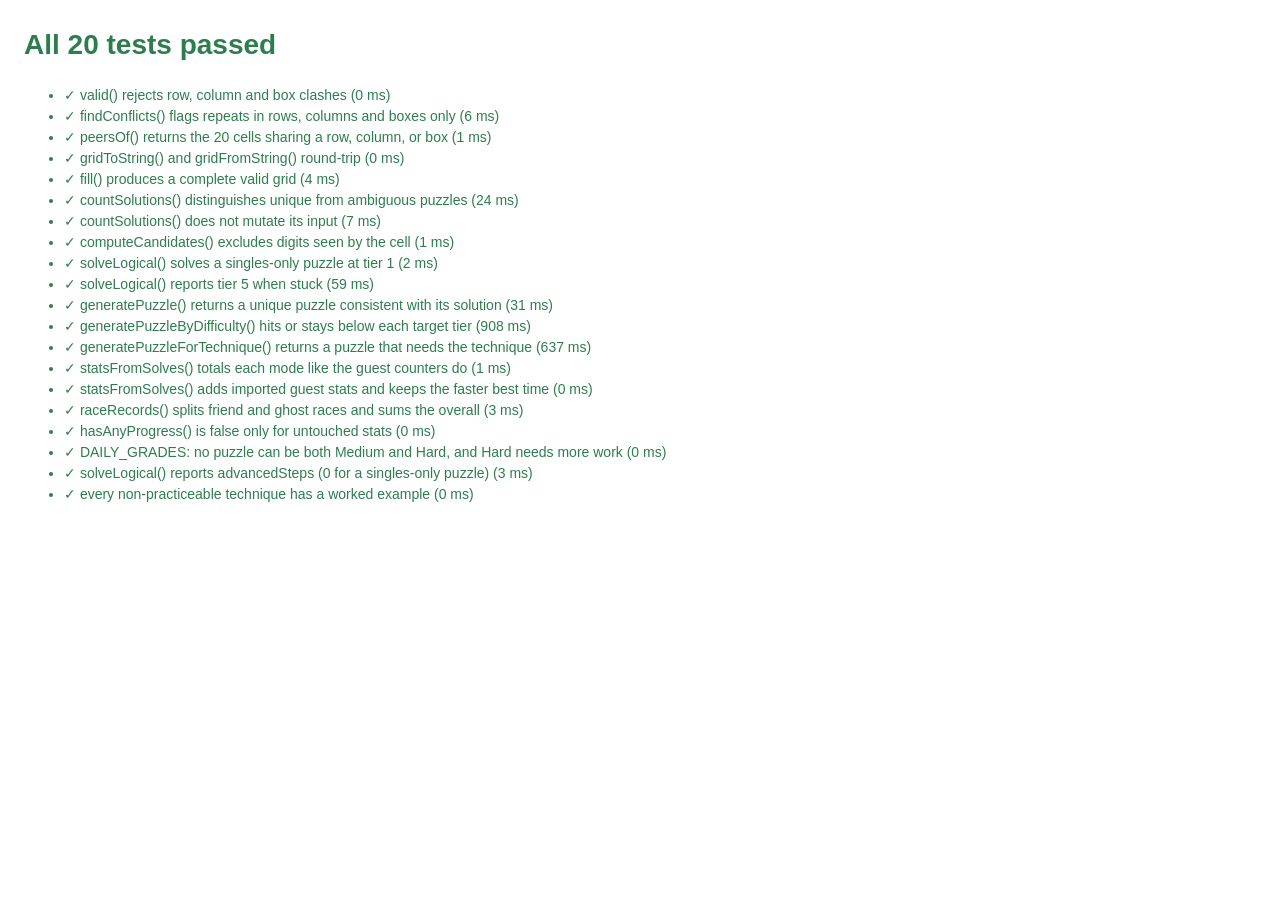
<file: tests/index.html>
<!DOCTYPE html>
<html lang="en">
<head>
<meta charset="UTF-8">
<title>Sudoku Sprint tests</title>
<style>
  body { font: 14px/1.5 -apple-system, BlinkMacSystemFont, "Segoe UI", sans-serif; margin: 24px; }
  .pass { color: #2E7D4F; }
  .fail { color: #C24B3F; }
  pre { margin: 2px 0 8px 20px; white-space: pre-wrap; }
</style>
</head>
<body>
<h1 id="summary">Running…</h1>
<ul id="results"></ul>
<script type="module">
  import { tests } from './core.test.js';
  const list = document.getElementById('results');
  let failed = 0;
  for (const { name, fn } of tests) {
    // Yield between tests so progress paints; generator tests take a moment.
    await new Promise(r => setTimeout(r, 0));
    const li = document.createElement('li');
    const t0 = performance.now();
    try {
      await fn();
      li.className = 'pass';
      li.textContent = '✓ ' + name + ' (' + Math.round(performance.now() - t0) + ' ms)';
    } catch (e) {
      failed++;
      li.className = 'fail';
      li.textContent = '✗ ' + name;
      const pre = document.createElement('pre');
      pre.textContent = e.message;
      li.appendChild(pre);
    }
    list.appendChild(li);
  }
  const summary = document.getElementById('summary');
  summary.textContent = failed ? failed + ' of ' + tests.length + ' failed' : 'All ' + tests.length + ' tests passed';
  summary.className = failed ? 'fail' : 'pass';
  window.__testResult = { total: tests.length, failed };
</script>
</body>
</html>
</file>
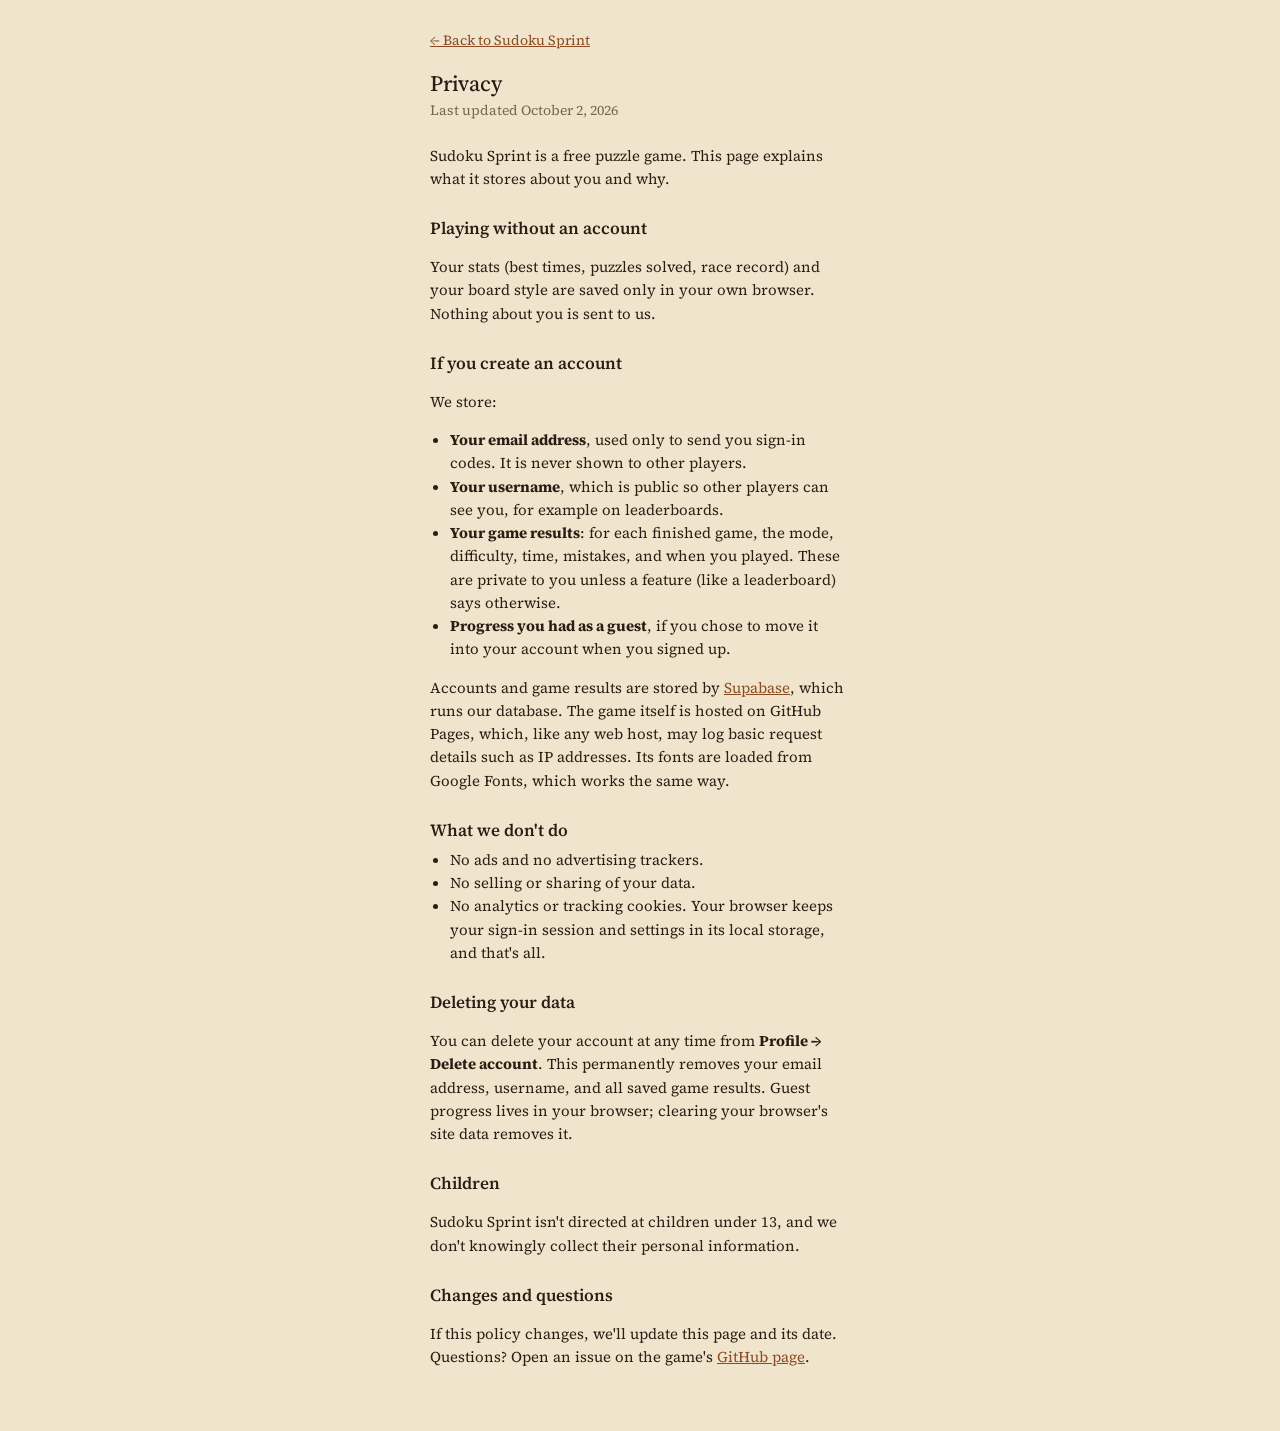
<file: privacy.html>
<!DOCTYPE html>
<html lang="en">
<head>
<meta charset="UTF-8">
<meta name="viewport" content="width=device-width, initial-scale=1, viewport-fit=cover">
<title>Privacy · Sudoku Sprint</title>
<link rel="preconnect" href="https://fonts.googleapis.com">
<link rel="preconnect" href="https://fonts.gstatic.com" crossorigin>
<link rel="stylesheet" href="https://fonts.googleapis.com/css2?family=Fraunces:opsz,wght@9..144,400;9..144,500;9..144,600;9..144,700&family=Source+Serif+4:ital,opsz,wght@0,8..60,400;0,8..60,600;1,8..60,400&display=swap">
<link rel="stylesheet" href="src/styles/base.css">
<style>
  .wrap { padding-bottom: 48px; }
  h2 { font-size: 17px; font-weight: 600; margin: 26px 0 6px; }
  p, li { font-size: 15px; line-height: 1.55; }
  ul { padding-left: 20px; margin: 6px 0; }
  a { color: var(--accent); }
  .back { display: inline-block; margin-bottom: 18px; font-size: 14px; }
</style>
</head>
<body>
<div class="wrap">
  <a class="back" href="./">← Back to Sudoku Sprint</a>
  <h1>Privacy</h1>
  <p class="tag">Last updated October 2, 2026</p>

  <p>Sudoku Sprint is a free puzzle game. This page explains what it stores about you and why.</p>

  <h2>Playing without an account</h2>
  <p>Your stats (best times, puzzles solved, race record) and your board style are saved only in your own browser. Nothing about you is sent to us.</p>

  <h2>If you create an account</h2>
  <p>We store:</p>
  <ul>
    <li><strong>Your email address</strong>, used only to send you sign-in codes. It is never shown to other players.</li>
    <li><strong>Your username</strong>, which is public so other players can see you, for example on leaderboards.</li>
    <li><strong>Your game results</strong>: for each finished game, the mode, difficulty, time, mistakes, and when you played. These are private to you unless a feature (like a leaderboard) says otherwise.</li>
    <li><strong>Progress you had as a guest</strong>, if you chose to move it into your account when you signed up.</li>
  </ul>
  <p>Accounts and game results are stored by <a href="https://supabase.com" target="_blank" rel="noopener">Supabase</a>, which runs our database. The game itself is hosted on GitHub Pages, which, like any web host, may log basic request details such as IP addresses. Its fonts are loaded from Google Fonts, which works the same way.</p>

  <h2>What we don't do</h2>
  <ul>
    <li>No ads and no advertising trackers.</li>
    <li>No selling or sharing of your data.</li>
    <li>No analytics or tracking cookies. Your browser keeps your sign-in session and settings in its local storage, and that's all.</li>
  </ul>

  <h2>Deleting your data</h2>
  <p>You can delete your account at any time from <strong>Profile → Delete account</strong>. This permanently removes your email address, username, and all saved game results. Guest progress lives in your browser; clearing your browser's site data removes it.</p>

  <h2>Children</h2>
  <p>Sudoku Sprint isn't directed at children under 13, and we don't knowingly collect their personal information.</p>

  <h2>Changes and questions</h2>
  <p>If this policy changes, we'll update this page and its date. Questions? Open an issue on the game's <a href="https://github.com/sudokusprint/sudoku-sprint/issues" target="_blank" rel="noopener">GitHub page</a>.</p>
</div>
</body>
</html>
</file>
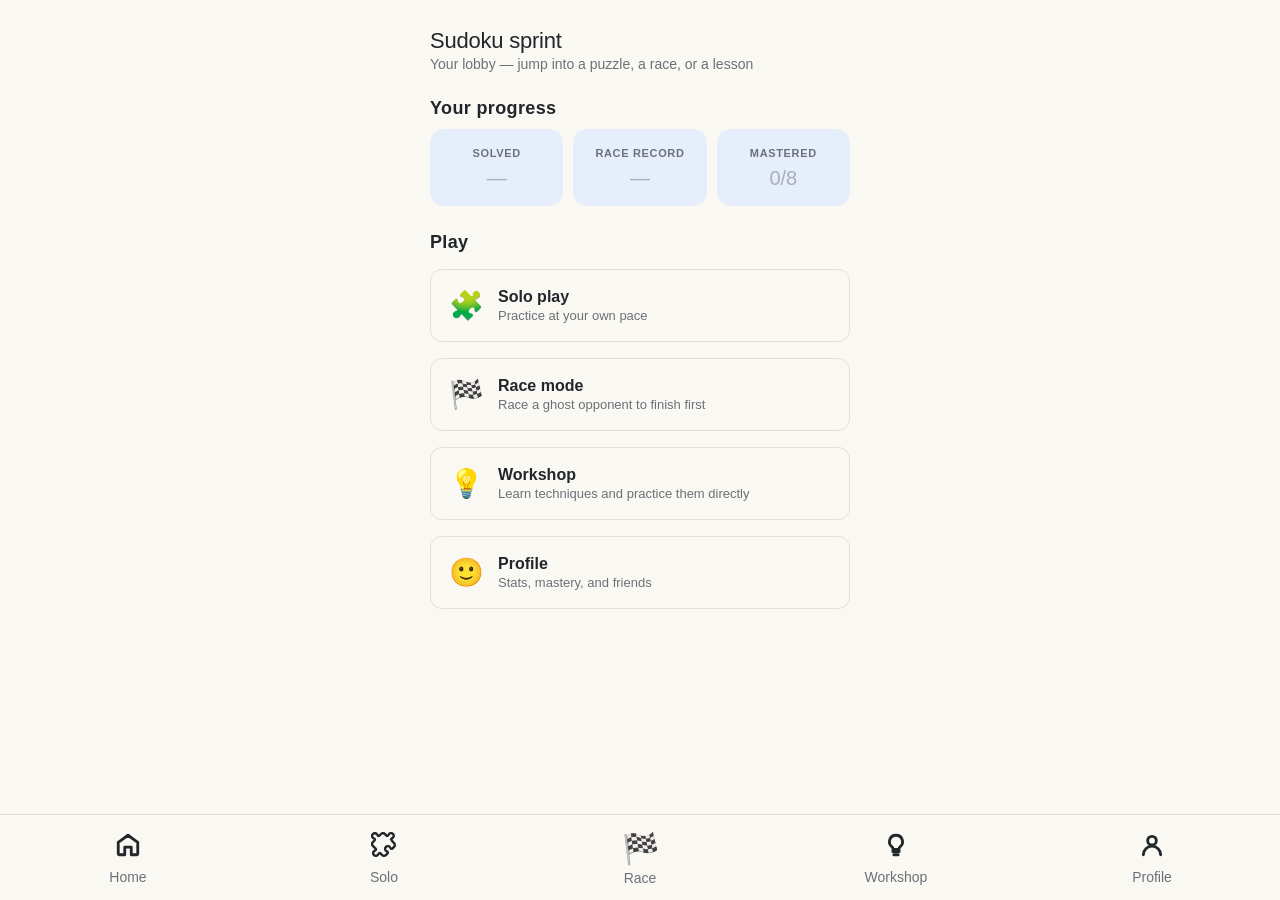
<file: legacy/prototype.html>
<!DOCTYPE html>
<html lang="en">
<head>
<meta charset="UTF-8">
<meta name="viewport" content="width=device-width, initial-scale=1, viewport-fit=cover">
<title>Sudoku Sprint — prototype</title>
<style>
  :root {
    --paper: #FAF8F3;
    --paper-line: #E4E0D4;
    --ink: #21262B;
    --ink-soft: #6B7178;
    --accent: #1B5FD6;
    --accent-soft: #E7EEFB;
    --good: #2E7D4F;
    --bad: #C24B3F;
    --given: #21262B;
    --board-a: #FAF8F3;
    --board-b: #F0EDE2;
    --line: #21262B;
  }
  @media (prefers-color-scheme: dark) {
    :root:not([data-theme="light"]) {
      --paper: #1B1D22;
      --paper-line: #33363E;
      --ink: #ECEAE3;
      --ink-soft: #9A9FA6;
      --accent: #6FA3F5;
      --accent-soft: #1E2C42;
      --good: #6FCF97;
      --bad: #F2897C;
      --given: #ECEAE3;
    }
  }
  :root[data-theme="dark"] {
    --paper: #1B1D22;
    --paper-line: #33363E;
    --ink: #ECEAE3;
    --ink-soft: #9A9FA6;
    --accent: #6FA3F5;
    --accent-soft: #1E2C42;
    --good: #6FCF97;
    --bad: #F2897C;
    --given: #ECEAE3;
  }
  * { box-sizing: border-box; }
  html, body {
    height: 100%;
    margin: 0;
    background: var(--paper);
    color: var(--ink);
    font-family: -apple-system, BlinkMacSystemFont, "Segoe UI", sans-serif;
    padding-top: env(safe-area-inset-top, 0px);
    padding-bottom: env(safe-area-inset-bottom, 0px);
  }
  .wrap {
    max-width: 460px;
    margin: 0 auto;
    padding: 28px 20px 116px;
  }
  .view { display: none; }
  .view.active { display: block; }
  .tabbar {
    position: fixed;
    left: 0;
    right: 0;
    bottom: 0;
    display: flex;
    background: var(--paper);
    border-top: 1px solid var(--paper-line);
    padding-bottom: env(safe-area-inset-bottom, 0px);
    z-index: 40;
  }
  .tabBtn {
    flex: 1;
    display: flex;
    flex-direction: column;
    align-items: center;
    gap: 4px;
    padding: 16px 0 14px;
    border: none;
    background: transparent;
    color: var(--ink-soft);
    font-size: 14px;
    font-weight: 500;
    cursor: pointer;
  }
  .tabBtn.active { color: var(--accent); }
  .tabBtn[data-view="homeView"].active { color: var(--ink-soft); }
  .tabIcon { font-size: 30px; }
  .tabIcon svg { color: var(--ink); }
  .raceWrap { text-align: center; }
  .raceLock {
    font-size: 40px;
    margin-top: 20px;
    opacity: 0.6;
  }
  .raceCard {
    margin-top: 28px;
    padding: 20px;
    border: 1px solid var(--paper-line);
    border-radius: 12px;
    text-align: left;
  }
  .raceCardRow {
    display: flex;
    align-items: center;
    gap: 12px;
    margin-bottom: 16px;
  }
  .raceCardRow:last-child { margin-bottom: 0; }
  .raceAvatar { font-size: 22px; }
  .raceBarTrack {
    flex: 1;
    height: 10px;
    background: var(--paper-line);
    border-radius: 999px;
    overflow: hidden;
  }
  .raceBarFill {
    height: 100%;
    background: var(--accent);
    border-radius: 999px;
  }
  .raceBarFill.ghost { background: var(--ink-soft); opacity: 0.5; }
  .raceProgressWrap { margin-top: 4px; }
  .racePct {
    font-size: 12px;
    color: var(--ink-soft);
    width: 34px;
    text-align: right;
    flex-shrink: 0;
    font-variant-numeric: tabular-nums;
  }
  .raceNote {
    margin-top: 20px;
    font-size: 13px;
    color: var(--ink-soft);
  }
  .lobbyCard {
    display: flex;
    align-items: center;
    gap: 14px;
    padding: 18px;
    border: 1px solid var(--paper-line);
    border-radius: 12px;
    margin-top: 16px;
    cursor: pointer;
    transition: border-color 0.15s ease;
  }
  .lobbyCard:hover { border-color: var(--accent); }
  .lobbyIcon { font-size: 28px; }
  .lobbyTitle { font-size: 16px; font-weight: 600; }
  .lobbyDesc { font-size: 13px; color: var(--ink-soft); margin-top: 2px; }
  .lobbyBest {
    margin-top: 20px;
    font-size: 14px;
    color: var(--ink-soft);
    text-align: center;
  }
  .bestGridTitle {
    margin-top: 26px;
    font-size: 18px;
    font-weight: 700;
    letter-spacing: 0.02em;
    color: var(--ink);
  }
  .bestGrid {
    display: grid;
    grid-template-columns: repeat(3, 1fr);
    gap: 10px;
    margin-top: 10px;
  }
  .bestStat {
    background: var(--accent-soft);
    border-radius: 14px;
    padding: 18px 6px 16px;
    text-align: center;
  }
  .bestStatLabel {
    font-size: 11px;
    font-weight: 600;
    letter-spacing: 0.06em;
    text-transform: uppercase;
    color: var(--ink-soft);
    margin-bottom: 8px;
  }
  .bestStatValue {
    font-size: 26px;
    font-weight: 700;
    color: var(--accent);
    font-variant-numeric: tabular-nums;
  }
  .bestStatValue.empty {
    font-size: 20px;
    color: var(--ink-soft);
    opacity: 0.5;
    font-weight: 500;
  }
  .bestEmptyNote {
    grid-column: 1 / -1;
    font-size: 13px;
    color: var(--ink-soft);
    text-align: center;
    margin-top: 4px;
  }
  .profileTotals {
    display: flex;
    gap: 10px;
    margin-top: 14px;
  }
  .profileTotal {
    flex: 1;
    text-align: center;
    padding: 12px 6px;
    border: 1px solid var(--paper-line);
    border-radius: 10px;
  }
  .profileTotalValue {
    font-size: 20px;
    font-weight: 700;
    color: var(--ink);
  }
  .profileTotalLabel {
    font-size: 11px;
    color: var(--ink-soft);
    margin-top: 2px;
  }
  .friendsList { margin-top: 10px; }
  .friendCard {
    display: flex;
    align-items: center;
    gap: 12px;
    padding: 12px 14px;
    border: 1px solid var(--paper-line);
    border-radius: 10px;
    margin-bottom: 8px;
  }
  .friendAvatar {
    width: 34px;
    height: 34px;
    border-radius: 50%;
    background: var(--accent-soft);
    display: flex;
    align-items: center;
    justify-content: center;
    font-size: 16px;
    flex-shrink: 0;
  }
  .friendName { font-size: 14px; font-weight: 500; }
  .friendStatus { font-size: 12px; color: var(--ink-soft); margin-top: 1px; }
  .friendDot {
    width: 8px;
    height: 8px;
    border-radius: 50%;
    margin-left: auto;
    flex-shrink: 0;
  }
  .friendDot.online { background: var(--good); }
  .friendDot.offline { background: var(--paper-line); }
  .techGroupTitle {
    margin-top: 26px;
    font-size: 18px;
    font-weight: 700;
    color: var(--ink);
  }
  .techGroupTitle:first-of-type { margin-top: 10px; }
  .techCard {
    border: 1px solid var(--paper-line);
    border-radius: 12px;
    padding: 16px;
    margin-top: 12px;
  }
  .techName { font-size: 15px; font-weight: 600; margin-bottom: 6px; }
  .techDesc { font-size: 13px; color: var(--ink-soft); line-height: 1.5; margin-bottom: 12px; }
  .techCard button {
    padding: 9px 16px;
    border-radius: 8px;
    border: none;
    background: var(--accent);
    color: #fff;
    font-size: 13px;
    cursor: pointer;
  }
  .techDiagram { margin-top: 10px; margin-bottom: 12px; }
  .exBoardWrap { max-width: 280px; margin: 0 auto; }
  .exBoardWrap .board { font-size: 10px; }
  .exBoardWrap .cell { font-size: 17px; font-weight: 700; line-height: 1; }
  .cell.exHi { box-shadow: inset 0 0 0 2px var(--accent); }
  .cell.exTarget { box-shadow: inset 0 0 0 2px var(--bad); }
  .cell.exPivot { box-shadow: inset 0 0 0 2px var(--accent); background: color-mix(in srgb, var(--accent) 20%, var(--board-a)) !important; }
  .cell.exPincer { box-shadow: inset 0 0 0 2px var(--accent); }
  .exKeep { color: var(--accent) !important; font-weight: 700; }
  .exElim { color: var(--bad) !important; text-decoration: line-through; opacity: 0.75; }
  .diagCaption {
    font-size: 11px;
    color: var(--ink-soft);
    margin-top: 10px;
    font-style: italic;
    text-align: center;
  }
  .diagLegend {
    display: flex;
    flex-wrap: wrap;
    gap: 10px;
    justify-content: center;
    margin-top: 8px;
    font-size: 10px;
    color: var(--ink-soft);
  }
  .diagLegend span { display: flex; align-items: center; gap: 4px; }
  .diagSwatch { width: 10px; height: 10px; border-radius: 2px; display: inline-block; }
  .techMastery { margin-top: 12px; }
  .techMasteryLabel {
    font-size: 11px;
    color: var(--ink-soft);
    display: flex;
    justify-content: space-between;
    margin-bottom: 4px;
  }
  .techMasteryLabel .status { font-weight: 600; color: var(--ink); }
  .techMasteryTrack {
    height: 6px;
    background: var(--paper-line);
    border-radius: 999px;
    overflow: hidden;
  }
  .techMasteryFill {
    height: 100%;
    background: var(--accent);
    border-radius: 999px;
  }
  h1 {
    font-size: 22px;
    font-weight: 500;
    margin: 0 0 2px;
    letter-spacing: -0.01em;
  }
  .tag {
    color: var(--ink-soft);
    font-size: 14px;
    margin: 0 0 22px;
  }
  .bar {
    display: flex;
    justify-content: space-between;
    align-items: center;
    margin-bottom: 16px;
    gap: 12px;
  }
  .stats {
    display: flex;
    flex-direction: column;
    gap: 2px;
  }
  .timer {
    font-variant-numeric: tabular-nums;
    font-size: 20px;
    font-weight: 500;
  }
  .mistakes {
    font-size: 16px;
    color: var(--ink-soft);
  }
  .barRight {
    display: flex;
    align-items: center;
    gap: 10px;
  }
  .boardWrap { position: relative; }
  .board.paused {
    filter: blur(10px);
    pointer-events: none;
  }
  .pauseOverlay {
    position: absolute;
    inset: 0;
    background: rgba(0,0,0,0.25);
    border-radius: 6px;
    display: none;
    flex-direction: column;
    align-items: center;
    justify-content: center;
    gap: 14px;
    z-index: 10;
  }
  .pauseOverlay.show { display: flex; }
  .pauseText {
    color: #fff;
    font-size: 22px;
    font-weight: 600;
  }
  .pauseOverlay button {
    padding: 10px 22px;
    border-radius: 8px;
    border: none;
    background: var(--accent);
    color: #fff;
    font-size: 14px;
    cursor: pointer;
  }
  .diff {
    display: flex;
    gap: 6px;
  }
  .diff button {
    border: 1px solid var(--paper-line);
    background: transparent;
    color: var(--ink-soft);
    padding: 6px 12px;
    border-radius: 999px;
    font-size: 13px;
    cursor: pointer;
  }
  .diff button.active {
    background: var(--accent);
    border-color: var(--accent);
    color: #fff;
  }
  .board {
    display: grid;
    grid-template-columns: repeat(9, minmax(0, 1fr));
    grid-template-rows: repeat(9, minmax(0, 1fr));
    gap: 1px;
    background: var(--line);
    border: 2px solid var(--line);
    border-radius: 6px;
    overflow: hidden;
    aspect-ratio: 1;
    width: 100%;
    transition: border-color 0.15s ease, box-shadow 0.15s ease;
  }
  .board.notesActive {
    border-color: var(--accent);
    box-shadow: 0 0 0 3px color-mix(in srgb, var(--accent) 25%, transparent);
  }
  .cell {
    background: var(--board-a);
    display: flex;
    align-items: center;
    justify-content: center;
    font-size: clamp(14px, 3.6vw, 20px);
    color: var(--given);
    cursor: pointer;
    user-select: none;
    position: relative;
    min-width: 0;
    min-height: 0;
    overflow: hidden;
  }
  .cell.zoneB { background: var(--board-b); }
  .cell.entered { color: var(--accent); font-weight: 500; }
  .cell.selected { background: color-mix(in srgb, var(--accent) 25%, var(--accent-soft)); }
  .cell.peer { background: var(--accent-soft); }
  .cell.match { background: color-mix(in srgb, var(--accent) 45%, var(--board-a)); }
  .cell.zoneB.match { background: color-mix(in srgb, var(--accent) 45%, var(--board-b)); }
  .cell.bad { color: var(--bad); }
  .cell.blockR:not(.blockB) { box-shadow: inset -2px 0 0 0 var(--line); }
  .cell.blockB:not(.blockR) { box-shadow: inset 0 -2px 0 0 var(--line); }
  .cell.blockR.blockB { box-shadow: inset -2px -2px 0 0 var(--line); }
  .pad {
    display: grid;
    grid-template-columns: repeat(5, 1fr);
    gap: 8px;
    margin-top: 18px;
  }
  .pad button {
    padding: 12px 0;
    font-size: 17px;
    border-radius: 8px;
    border: 1px solid var(--paper-line);
    background: var(--paper);
    color: var(--ink);
    cursor: pointer;
  }
  .pad button:active { background: var(--accent-soft); }
  .pad button.done {
    opacity: 0.32;
    pointer-events: none;
    position: relative;
  }
  .pad button.done::after {
    content: '';
    position: absolute;
    left: 18%;
    right: 18%;
    top: 50%;
    height: 3px;
    background: currentColor;
    transform: translateY(-50%) rotate(-25deg);
  }
  .cell .notes {
    position: absolute;
    inset: 0;
    display: grid;
    grid-template-columns: repeat(3, minmax(0, 1fr));
    grid-template-rows: repeat(3, minmax(0, 1fr));
    pointer-events: none;
  }
  .cell .notes span {
    display: flex;
    align-items: center;
    justify-content: center;
    font-size: clamp(7px, 1.6vw, 10px);
    line-height: 1;
    color: var(--ink-soft);
    overflow: hidden;
  }
  .actions button.active {
    background: var(--accent);
    color: #fff;
    border-color: var(--accent);
  }
  .actions {
    display: flex;
    gap: 10px;
    margin-top: 16px;
  }
  .actions button {
    flex: 1;
    padding: 12px 0;
    border-radius: 8px;
    border: none;
    background: var(--accent);
    color: #fff;
    font-size: 14px;
    cursor: pointer;
  }
  .actions button.ghost {
    background: transparent;
    border: 1px solid var(--paper-line);
    color: var(--ink-soft);
  }
  .actions button.ghost.active {
    background: var(--accent);
    border-color: var(--accent);
    color: #fff;
    font-weight: 600;
  }
  .genNote {
    font-size: 12px;
    color: var(--ink-soft);
    margin: 10px 0 0;
    min-height: 16px;
  }
  #undoBtn:disabled {
    opacity: 0.4;
    cursor: default;
  }
  .best {
    margin-top: 14px;
    font-size: 16px;
    color: var(--ink-soft);
  }
  .win {
    margin-top: 16px;
    padding: 14px;
    border-radius: 8px;
    background: var(--accent-soft);
    color: var(--ink);
    font-size: 14px;
    display: none;
  }
  .win.show { display: block; }
  .header {
    display: flex;
    justify-content: space-between;
    align-items: flex-start;
    gap: 12px;
  }
  .iconBtn {
    border: 1px solid var(--paper-line);
    background: var(--paper);
    color: var(--ink);
    width: 32px;
    height: 32px;
    border-radius: 8px;
    font-size: 14px;
    cursor: pointer;
    flex-shrink: 0;
  }
  .settingsOverlay {
    position: fixed;
    inset: 0;
    background: rgba(0,0,0,0.35);
    opacity: 0;
    pointer-events: none;
    transition: opacity 0.2s ease;
    z-index: 60;
  }
  .settingsOverlay.show { opacity: 1; pointer-events: auto; }
  .settingsPanel {
    position: absolute;
    top: 0;
    right: 0;
    height: 100%;
    width: min(280px, 85vw);
    background: var(--paper);
    box-shadow: -12px 0 30px rgba(0,0,0,0.25);
    padding: 20px;
    transform: translateX(100%);
    transition: transform 0.25s ease;
    padding-top: calc(20px + env(safe-area-inset-top, 0px));
    overflow-y: auto;
  }
  .settingsOverlay.show .settingsPanel { transform: translateX(0); }
  .settingsHeader {
    display: flex;
    justify-content: space-between;
    align-items: center;
    margin-bottom: 16px;
    font-size: 16px;
    font-weight: 600;
  }
  .settingsHeader button {
    border: none;
    background: transparent;
    color: var(--ink-soft);
    font-size: 18px;
    cursor: pointer;
  }
  .themeSwatch {
    display: flex;
    align-items: center;
    gap: 12px;
    width: 100%;
    padding: 10px;
    border-radius: 10px;
    border: 1px solid var(--paper-line);
    background: transparent;
    cursor: pointer;
    margin-bottom: 8px;
    color: var(--ink);
    font-size: 14px;
  }
  .themeSwatch.selected {
    border-color: var(--accent);
    background: color-mix(in srgb, var(--accent) 10%, var(--paper));
  }
  .swatchPreview {
    width: 30px;
    height: 30px;
    border-radius: 7px;
    overflow: hidden;
    display: grid;
    grid-template-columns: 1fr 1fr;
    grid-template-rows: 1fr 1fr;
    flex-shrink: 0;
    border: 1px solid rgba(0,0,0,0.1);
  }
  .winOverlay {
    position: fixed;
    inset: 0;
    background: rgba(0,0,0,0.5);
    display: flex;
    align-items: center;
    justify-content: center;
    opacity: 0;
    pointer-events: none;
    transition: opacity 0.2s ease;
    z-index: 50;
    padding: 20px;
  }
  .winOverlay.show { opacity: 1; pointer-events: auto; }
  .winCard {
    background: var(--paper);
    border-radius: 16px;
    padding: 32px 30px;
    text-align: center;
    max-width: 320px;
    width: 100%;
    box-shadow: 0 24px 60px rgba(0,0,0,0.3);
    transform: scale(0.9);
    transition: transform 0.2s ease;
  }
  .winOverlay.show .winCard { transform: scale(1); }
  .winTitle {
    font-size: 26px;
    font-weight: 600;
    margin-bottom: 8px;
  }
  .winDetail {
    color: var(--ink-soft);
    font-size: 14px;
    margin-bottom: 22px;
  }
  .winCard button {
    width: 100%;
    padding: 13px 0;
    border-radius: 8px;
    border: none;
    background: var(--accent);
    color: #fff;
    font-size: 15px;
    cursor: pointer;
  }
</style>
</head>
<body>
<canvas id="confettiCanvas" style="position: fixed; inset: 0; width: 100%; height: 100%; pointer-events: none; z-index: 200;"></canvas>
<div class="view active" id="homeView">
  <div class="wrap">
    <div>
      <h1>Sudoku sprint</h1>
      <p class="tag">Your lobby — jump into a puzzle, a race, or a lesson</p>
    </div>

    <div class="bestGridTitle">Your progress</div>
    <div class="bestGrid" id="homeStatsGrid"></div>

    <div class="bestGridTitle" style="margin-top: 26px;">Play</div>
    <div class="lobbyCard" data-goto="soloView">
      <span class="lobbyIcon">🧩</span>
      <div>
        <div class="lobbyTitle">Solo play</div>
        <div class="lobbyDesc">Practice at your own pace</div>
      </div>
    </div>
    <div class="lobbyCard" data-goto="raceView">
      <span class="lobbyIcon">🏁</span>
      <div>
        <div class="lobbyTitle">Race mode</div>
        <div class="lobbyDesc">Race a ghost opponent to finish first</div>
      </div>
    </div>
    <div class="lobbyCard" data-goto="workshopView">
      <span class="lobbyIcon">💡</span>
      <div>
        <div class="lobbyTitle">Workshop</div>
        <div class="lobbyDesc">Learn techniques and practice them directly</div>
      </div>
    </div>
    <div class="lobbyCard" data-goto="profileView">
      <span class="lobbyIcon">🙂</span>
      <div>
        <div class="lobbyTitle">Profile</div>
        <div class="lobbyDesc">Stats, mastery, and friends</div>
      </div>
    </div>

  </div>
</div>

<div class="view" id="soloView">
<div class="wrap">
  <div>
    <h1>Sudoku sprint</h1>
    <p class="tag">Solo mode prototype — racing comes next</p>
    <div class="best" id="best"></div>
  </div>

  <div class="bar">
    <div class="stats">
      <div class="timer" id="timer">0:00</div>
      <div class="mistakes" id="mistakes">0 mistakes</div>
    </div>
    <div class="barRight">
      <div class="diff">
        <button data-d="easy" class="active">Easy</button>
        <button data-d="medium">Medium</button>
        <button data-d="hard">Hard</button>
      </div>
      <button class="iconBtn" id="pauseBtn" aria-label="Pause">⏸</button>
      <button class="iconBtn" id="settingsBtn" aria-label="Settings">⚙️</button>
    </div>
  </div>

  <p class="genNote" id="genNote"></p>

  <div class="boardWrap">
    <div class="board" id="board"></div>
    <div class="pauseOverlay" id="pauseOverlay">
      <div class="pauseText">Paused</div>
      <button id="resumeBtn">▶ Resume</button>
    </div>
  </div>

  <div class="pad" id="pad"></div>

  <div class="actions">
    <button id="newBtn">New puzzle</button>
    <button id="notesBtn" class="ghost">Notes: Off</button>
    <button id="undoBtn" class="ghost" disabled>Undo</button>
  </div>
</div>
</div>

<div class="view" id="raceView">
  <div class="wrap">
    <div id="racePreStart">
      <div>
        <h1>Race mode</h1>
        <p class="tag">Race a simulated ghost to finish first</p>
      </div>
      <div class="diff" id="raceDiff" style="margin-top: 18px;">
        <button data-d="easy" class="active">Easy</button>
        <button data-d="medium">Medium</button>
        <button data-d="hard">Hard</button>
      </div>
      <div class="actions" style="margin-top: 18px;">
        <button id="raceStartBtn">Start race</button>
      </div>
      <p class="raceNote">You'll race a ghost that fills in cells at a realistic pace. First to correctly finish the board wins. This is an early skeleton — no real opponents yet.</p>
    </div>

    <div id="raceActive" style="display: none;">
      <div class="raceProgressWrap">
        <div class="raceCardRow">
          <span class="raceAvatar">🧑</span>
          <div class="raceBarTrack"><div class="raceBarFill" id="raceYouBar" style="width: 0%"></div></div>
          <span class="racePct" id="raceYouPct">0%</span>
        </div>
        <div class="raceCardRow">
          <span class="raceAvatar">👻</span>
          <div class="raceBarTrack"><div class="raceBarFill ghost" id="raceGhostBar" style="width: 0%"></div></div>
          <span class="racePct" id="raceGhostPct">0%</span>
        </div>
      </div>
      <div class="timer" id="raceTimer" style="margin: 10px 0 14px;">0:00</div>

      <div class="board" id="raceBoard"></div>
      <div class="pad" id="racePad"></div>
      <div class="actions">
        <button id="raceUndoBtn" class="ghost" disabled>Undo</button>
        <button id="raceQuitBtn" class="ghost">Quit race</button>
      </div>
    </div>
  </div>
</div>

<div class="winOverlay" id="raceResultOverlay">
  <div class="winCard">
    <div class="winTitle" id="raceResultTitle">🏁 Result</div>
    <div class="winDetail" id="raceResultDetail"></div>
    <button id="raceResultBtn">Back to race lobby</button>
  </div>
</div>

<div class="view" id="profileView">
  <div class="wrap">
    <div>
      <h1>Profile</h1>
      <p class="tag">Your stats and friends</p>
    </div>

    <div class="bestGridTitle">Best times</div>
    <div class="bestGrid" id="bestGrid"></div>

    <div class="bestGridTitle" style="margin-top: 30px;">Solo puzzles completed</div>
    <div class="bestGrid" id="completedGrid"></div>

    <div class="profileTotals" id="profileTotals"></div>

    <div class="bestGridTitle" style="margin-top: 30px;">Race record</div>
    <div class="profileTotals" id="raceRecordTotals"></div>

    <div class="bestGridTitle" style="margin-top: 30px;">Friends</div>
    <div class="friendsList" id="friendsList"></div>
    <p class="raceNote">Friends and challenges are just a preview here — not connected to anything yet.</p>
  </div>
</div>

<div class="view" id="workshopView">
  <div class="wrap" id="workshopHome">
    <div>
      <h1>Workshop</h1>
      <p class="tag">Learn each technique, then practice a puzzle built around it</p>
    </div>
    <div id="techniqueList"></div>
  </div>

  <div class="wrap" id="workshopPractice" style="display: none;">
    <div class="bar">
      <div class="stats">
        <div class="mistakes" id="workTechName" style="font-size: 16px; color: var(--ink); font-weight: 600;">Naked Single</div>
      </div>
      <button class="iconBtn" id="workBackBtn" aria-label="Back to Workshop">←</button>
    </div>
    <p class="genNote" id="workGenNote"></p>
    <div class="board" id="workBoard"></div>
    <div class="pad" id="workPad"></div>
    <div class="actions">
      <button id="workNewBtn">New practice puzzle</button>
      <button id="workEraseBtn" class="ghost">Erase</button>
    </div>
  </div>
</div>

<nav class="tabbar">
  <button class="tabBtn active" data-view="homeView">
    <span class="tabIcon">
      <svg width="26" height="26" viewBox="0 0 24 24" fill="none" stroke="currentColor" stroke-width="2.6" stroke-linecap="round" stroke-linejoin="round">
        <path d="M3 9.5L12 3l9 6.5V20a1 1 0 0 1-1 1h-5v-7H9v7H4a1 1 0 0 1-1-1V9.5z"/>
      </svg>
    </span>
    <span>Home</span>
  </button>
  <button class="tabBtn" data-view="soloView">
    <span class="tabIcon">
      <svg width="26" height="26" viewBox="0 0 24 24" fill="none" stroke="currentColor" stroke-width="2.2" stroke-linecap="round" stroke-linejoin="round">
        <path d="M19.439 7.85c-.049.322.059.648.289.878l1.568 1.568c.47.47.706 1.087.706 1.704s-.235 1.233-.706 1.704l-1.611 1.611a.98.98 0 0 1-.837.276c-.47-.07-.802-.48-.968-.925a2.501 2.501 0 1 0-3.214 3.214c.446.166.855.497.925.968a.979.979 0 0 1-.276.837l-1.61 1.61a2.404 2.404 0 0 1-1.705.707 2.402 2.402 0 0 1-1.704-.706l-1.568-1.568a1 1 0 0 0-.878-.29c-.493.074-.84.504-1.02.968a2.5 2.5 0 1 1-3.237-3.237c.464-.18.894-.527.967-1.02a1 1 0 0 0-.289-.878L1.71 12.831a2.404 2.404 0 0 1-.706-1.704c0-.617.235-1.234.706-1.704L3.28 7.85a1 1 0 0 0 .29-.878c-.074-.493-.504-.84-.968-1.02a2.5 2.5 0 1 1 3.237-3.237c.18.464.527.894 1.02.967a1 1 0 0 0 .878-.289l1.568-1.568A2.404 2.404 0 0 1 11.009 1c.617 0 1.234.235 1.704.706l1.568 1.568c.23.23.556.338.878.29c.493-.074.84-.504 1.02-.968a2.5 2.5 0 1 1 3.237 3.237c-.464.18-.894.527-.967 1.02Z"/>
      </svg>
    </span>
    <span>Solo</span>
  </button>
  <button class="tabBtn" data-view="raceView">
    <span class="tabIcon">🏁</span>
    <span>Race</span>
  </button>
  <button class="tabBtn" data-view="workshopView">
    <span class="tabIcon">
      <svg width="26" height="26" viewBox="0 0 24 24" fill="none" stroke="currentColor" stroke-width="2.6" stroke-linecap="round" stroke-linejoin="round">
        <path d="M9 18h6M10 21h4M12 3a6 6 0 0 0-3.5 10.9c.4.3.6.8.6 1.3V16h5.8v-.8c0-.5.2-1 .6-1.3A6 6 0 0 0 12 3z"/>
      </svg>
    </span>
    <span>Workshop</span>
  </button>
  <button class="tabBtn" data-view="profileView">
    <span class="tabIcon">
      <svg width="26" height="26" viewBox="0 0 24 24" fill="none" stroke="currentColor" stroke-width="2.6" stroke-linecap="round" stroke-linejoin="round">
        <circle cx="12" cy="8" r="4"/>
        <path d="M4 21c0-4.4 3.6-8 8-8s8 3.6 8 8"/>
      </svg>
    </span>
    <span>Profile</span>
  </button>
</nav>


<div class="winOverlay" id="winOverlay">
  <div class="winCard">
    <div class="winTitle">🎉 Solved!</div>
    <div class="winDetail" id="winDetail"></div>
    <button id="winAgain">New puzzle</button>
  </div>
</div>

<div class="settingsOverlay" id="settingsOverlay">
  <div class="settingsPanel">
    <div class="settingsHeader">
      <span>Board style</span>
      <button id="closeSettings" aria-label="Close">✕</button>
    </div>
    <div id="themeList"></div>
  </div>
</div>

<script>

(function () {
  const boardEl = document.getElementById('board');
  const padEl = document.getElementById('pad');
  const timerEl = document.getElementById('timer');
  const bestEl = document.getElementById('best');
  const mistakesEl = document.getElementById('mistakes');
  const winOverlay = document.getElementById('winOverlay');
  const winDetail = document.getElementById('winDetail');
  const diffButtons = document.querySelectorAll('.diff button');
  const settingsOverlay = document.getElementById('settingsOverlay');
  const themeList = document.getElementById('themeList');

  const THEMES = [
    { id: 'classic', name: 'Classic', boardA: '#FAF8F3', boardB: '#F0EDE2', line: '#21262B', accent: '#1B5FD6', accentSoft: '#E7EEFB' },
    { id: 'ocean', name: 'Ocean', boardA: '#EAF4F7', boardB: '#CFE6EC', line: '#0B4B5C', accent: '#0E8FA6', accentSoft: '#DFF3F6' },
    { id: 'forest', name: 'Forest', boardA: '#F2F5EC', boardB: '#DDE7CD', line: '#33461F', accent: '#5C8A2E', accentSoft: '#E8F0DA' },
    { id: 'walnut', name: 'Walnut', boardA: '#F6EEE3', boardB: '#E7D5BD', line: '#5A3B23', accent: '#B4652F', accentSoft: '#F4E4D2' },
    { id: 'slate', name: 'Slate', boardA: '#EEF1F5', boardB: '#D7DEE8', line: '#2B3A4A', accent: '#4C6E91', accentSoft: '#E2E9F1' },
    { id: 'sunset', name: 'Sunset', boardA: '#FDF1E9', boardB: '#F7D9C4', line: '#7A3B2E', accent: '#D96C4A', accentSoft: '#FBE3D6' },
    { id: 'mono', name: 'Mono', boardA: '#FFFFFF', boardB: '#FFFFFF', line: '#000000', accent: '#4A4A4A', accentSoft: '#E8E8E8' }
  ];
  let currentTheme = 'classic';

  const CLUES = { easy: 40, medium: 32, hard: 26 };
  let difficulty = 'easy';
  let solution = [];
  let puzzle = [];
  let given = [];
  let selected = null;
  let startTime = null;
  let elapsed = 0;
  let ticking = null;
  let solved = false;
  let paused = false;
  let mistakes = 0;
  let moveHistory = [];
  let notes = [];
  let notesMode = false;

  function emptyGrid() {
    return Array.from({ length: 9 }, () => Array(9).fill(0));
  }

  function shuffled(arr) {
    const a = arr.slice();
    for (let i = a.length - 1; i > 0; i--) {
      const j = Math.floor(Math.random() * (i + 1));
      [a[i], a[j]] = [a[j], a[i]];
    }
    return a;
  }

  function valid(grid, r, c, v) {
    for (let i = 0; i < 9; i++) {
      if (grid[r][i] === v || grid[i][c] === v) return false;
    }
    const br = r - (r % 3), bc = c - (c % 3);
    for (let i = 0; i < 3; i++) {
      for (let j = 0; j < 3; j++) {
        if (grid[br + i][bc + j] === v) return false;
      }
    }
    return true;
  }

  function fill(grid) {
    for (let r = 0; r < 9; r++) {
      for (let c = 0; c < 9; c++) {
        if (grid[r][c] === 0) {
          for (const v of shuffled([1,2,3,4,5,6,7,8,9])) {
            if (valid(grid, r, c, v)) {
              grid[r][c] = v;
              if (fill(grid)) return true;
              grid[r][c] = 0;
            }
          }
          return false;
        }
      }
    }
    return true;
  }

  function countSolutions(grid, limit) {
    let count = 0;
    function solve(g) {
      if (count >= limit) return;
      for (let r = 0; r < 9; r++) {
        for (let c = 0; c < 9; c++) {
          if (g[r][c] === 0) {
            for (let v = 1; v <= 9; v++) {
              if (valid(g, r, c, v)) {
                g[r][c] = v;
                solve(g);
                g[r][c] = 0;
                if (count >= limit) return;
              }
            }
            return;
          }
        }
      }
      count++;
    }
    solve(grid.map(row => row.slice()));
    return count;
  }

  function generatePuzzle(clueCount) {
    const full = emptyGrid();
    fill(full);
    const p = full.map(row => row.slice());
    const cells = shuffled(Array.from({ length: 81 }, (_, i) => i));
    let removed = 0;
    const toRemove = 81 - clueCount;
    for (const idx of cells) {
      if (removed >= toRemove) break;
      const r = Math.floor(idx / 9), c = idx % 9;
      const backup = p[r][c];
      p[r][c] = 0;
      if (countSolutions(p, 2) !== 1) {
        p[r][c] = backup;
      } else {
        removed++;
      }
    }
    return { full, p };
  }

  // ---------- Real logical solver (human techniques, not brute force) ----------
  // Tier 1 = singles only ("Easy"), Tier 2 = + pairs/pointing/box-line ("Medium"),
  // Tier 3 = + triples/X-wing ("Hard"). Tier 4 = our technique set couldn't finish it.
  const UNITS = (function buildUnits() {
    const units = [];
    for (let r = 0; r < 9; r++) { const u = []; for (let c = 0; c < 9; c++) u.push([r, c]); units.push(u); }
    for (let c = 0; c < 9; c++) { const u = []; for (let r = 0; r < 9; r++) u.push([r, c]); units.push(u); }
    for (let br = 0; br < 3; br++) for (let bc = 0; bc < 3; bc++) {
      const u = [];
      for (let i = 0; i < 3; i++) for (let j = 0; j < 3; j++) u.push([br * 3 + i, bc * 3 + j]);
      units.push(u);
    }
    return units;
  })();

  function popcount(m) { let n = 0; while (m) { n += m & 1; m >>= 1; } return n; }
  function bitFor(d) { return 1 << (d - 1); }

  function computeCandidates(grid) {
    const cand = Array.from({ length: 9 }, () => Array(9).fill(0));
    for (let r = 0; r < 9; r++) {
      for (let c = 0; c < 9; c++) {
        if (grid[r][c] !== 0) continue;
        let mask = 0x1FF;
        for (let i = 0; i < 9; i++) {
          if (grid[r][i]) mask &= ~bitFor(grid[r][i]);
          if (grid[i][c]) mask &= ~bitFor(grid[i][c]);
        }
        const br = r - (r % 3), bc = c - (c % 3);
        for (let i = 0; i < 3; i++) for (let j = 0; j < 3; j++) {
          const v = grid[br + i][bc + j];
          if (v) mask &= ~bitFor(v);
        }
        cand[r][c] = mask;
      }
    }
    return cand;
  }

  function assignDigit(grid, cand, r, c, d) {
    grid[r][c] = d;
    cand[r][c] = 0;
    const clearBit = ~bitFor(d);
    for (let i = 0; i < 9; i++) {
      if (grid[r][i] === 0) cand[r][i] &= clearBit;
      if (grid[i][c] === 0) cand[i][c] &= clearBit;
    }
    const br = r - (r % 3), bc = c - (c % 3);
    for (let i = 0; i < 3; i++) for (let j = 0; j < 3; j++) {
      const rr = br + i, cc = bc + j;
      if (grid[rr][cc] === 0) cand[rr][cc] &= clearBit;
    }
  }

  function tryNakedSingle(grid, cand) {
    for (let r = 0; r < 9; r++) for (let c = 0; c < 9; c++) {
      if (grid[r][c] === 0 && popcount(cand[r][c]) === 1) {
        const d = Math.log2(cand[r][c]) + 1;
        assignDigit(grid, cand, r, c, d);
        return { tier: 1, name: 'Naked Single' };
      }
    }
    return null;
  }

  function tryHiddenSingle(grid, cand) {
    for (const unit of UNITS) {
      for (let d = 1; d <= 9; d++) {
        const bit = bitFor(d);
        let count = 0, at = null;
        for (const [r, c] of unit) {
          if (grid[r][c] === 0 && (cand[r][c] & bit)) { count++; at = [r, c]; }
        }
        if (count === 1) {
          assignDigit(grid, cand, at[0], at[1], d);
          return { tier: 1, name: 'Hidden Single' };
        }
      }
    }
    return null;
  }

  function tryNakedPair(grid, cand) {
    for (const unit of UNITS) {
      const cells = unit.filter(([r, c]) => grid[r][c] === 0 && popcount(cand[r][c]) === 2);
      for (let i = 0; i < cells.length; i++) {
        for (let j = i + 1; j < cells.length; j++) {
          const [r1, c1] = cells[i], [r2, c2] = cells[j];
          if (cand[r1][c1] !== cand[r2][c2]) continue;
          const mask = cand[r1][c1];
          let changed = false;
          for (const [r, c] of unit) {
            if ((r === r1 && c === c1) || (r === r2 && c === c2)) continue;
            if (grid[r][c] === 0 && (cand[r][c] & mask)) { cand[r][c] &= ~mask; changed = true; }
          }
          if (changed) return { tier: 2, name: 'Naked Pair' };
        }
      }
    }
    return null;
  }

  function tryHiddenPair(grid, cand) {
    for (const unit of UNITS) {
      for (let d1 = 1; d1 <= 9; d1++) {
        for (let d2 = d1 + 1; d2 <= 9; d2++) {
          const b1 = bitFor(d1), b2 = bitFor(d2);
          const cellsD1 = unit.filter(([r, c]) => grid[r][c] === 0 && (cand[r][c] & b1));
          const cellsD2 = unit.filter(([r, c]) => grid[r][c] === 0 && (cand[r][c] & b2));
          if (cellsD1.length === 2 && cellsD2.length === 2 &&
              cellsD1[0][0] === cellsD2[0][0] && cellsD1[0][1] === cellsD2[0][1] &&
              cellsD1[1][0] === cellsD2[1][0] && cellsD1[1][1] === cellsD2[1][1]) {
            const mask = b1 | b2;
            let changed = false;
            for (const [r, c] of cellsD1) {
              if (cand[r][c] & ~mask) { cand[r][c] = mask; changed = true; }
            }
            if (changed) return { tier: 2, name: 'Hidden Pair' };
          }
        }
      }
    }
    return null;
  }

  function tryLockedCandidates(grid, cand) {
    // Pointing: digit confined to one row/col within a box -> eliminate outside the box.
    for (let br = 0; br < 3; br++) for (let bc = 0; bc < 3; bc++) {
      for (let d = 1; d <= 9; d++) {
        const bit = bitFor(d);
        const cells = [];
        for (let i = 0; i < 3; i++) for (let j = 0; j < 3; j++) {
          const r = br * 3 + i, c = bc * 3 + j;
          if (grid[r][c] === 0 && (cand[r][c] & bit)) cells.push([r, c]);
        }
        if (cells.length < 2) continue;
        const sameRow = cells.every(([r]) => r === cells[0][0]);
        const sameCol = cells.every(([, c]) => c === cells[0][1]);
        if (sameRow) {
          const r = cells[0][0]; let changed = false;
          for (let c = 0; c < 9; c++) {
            if (c >= bc * 3 && c < bc * 3 + 3) continue;
            if (grid[r][c] === 0 && (cand[r][c] & bit)) { cand[r][c] &= ~bit; changed = true; }
          }
          if (changed) return { tier: 2, name: 'Pointing Pair' };
        } else if (sameCol) {
          const c = cells[0][1]; let changed = false;
          for (let r = 0; r < 9; r++) {
            if (r >= br * 3 && r < br * 3 + 3) continue;
            if (grid[r][c] === 0 && (cand[r][c] & bit)) { cand[r][c] &= ~bit; changed = true; }
          }
          if (changed) return { tier: 2, name: 'Pointing Pair' };
        }
      }
    }
    // Box-line reduction: digit confined to one box within a row/col -> eliminate rest of box.
    for (let r = 0; r < 9; r++) {
      for (let d = 1; d <= 9; d++) {
        const bit = bitFor(d);
        const cols = [];
        for (let c = 0; c < 9; c++) if (grid[r][c] === 0 && (cand[r][c] & bit)) cols.push(c);
        if (cols.length < 2) continue;
        const bc = Math.floor(cols[0] / 3);
        if (!cols.every(c => Math.floor(c / 3) === bc)) continue;
        const br = Math.floor(r / 3);
        let changed = false;
        for (let i = 0; i < 3; i++) for (let j = 0; j < 3; j++) {
          const rr = br * 3 + i, cc = bc * 3 + j;
          if (rr === r) continue;
          if (grid[rr][cc] === 0 && (cand[rr][cc] & bit)) { cand[rr][cc] &= ~bit; changed = true; }
        }
        if (changed) return { tier: 2, name: 'Box-Line Reduction' };
      }
    }
    for (let c = 0; c < 9; c++) {
      for (let d = 1; d <= 9; d++) {
        const bit = bitFor(d);
        const rows = [];
        for (let r = 0; r < 9; r++) if (grid[r][c] === 0 && (cand[r][c] & bit)) rows.push(r);
        if (rows.length < 2) continue;
        const br = Math.floor(rows[0] / 3);
        if (!rows.every(r => Math.floor(r / 3) === br)) continue;
        const bc = Math.floor(c / 3);
        let changed = false;
        for (let i = 0; i < 3; i++) for (let j = 0; j < 3; j++) {
          const rr = br * 3 + i, cc = bc * 3 + j;
          if (cc === c) continue;
          if (grid[rr][cc] === 0 && (cand[rr][cc] & bit)) { cand[rr][cc] &= ~bit; changed = true; }
        }
        if (changed) return { tier: 2, name: 'Box-Line Reduction' };
      }
    }
    return null;
  }

  function tryNakedTriple(grid, cand) {
    for (const unit of UNITS) {
      const cells = unit.filter(([r, c]) => grid[r][c] === 0 && popcount(cand[r][c]) >= 2 && popcount(cand[r][c]) <= 3);
      for (let i = 0; i < cells.length; i++) for (let j = i + 1; j < cells.length; j++) for (let k = j + 1; k < cells.length; k++) {
        const [r1, c1] = cells[i], [r2, c2] = cells[j], [r3, c3] = cells[k];
        const union = cand[r1][c1] | cand[r2][c2] | cand[r3][c3];
        if (popcount(union) !== 3) continue;
        let changed = false;
        for (const [r, c] of unit) {
          if ((r === r1 && c === c1) || (r === r2 && c === c2) || (r === r3 && c === c3)) continue;
          if (grid[r][c] === 0 && (cand[r][c] & union)) { cand[r][c] &= ~union; changed = true; }
        }
        if (changed) return { tier: 3, name: 'Naked Triple' };
      }
    }
    return null;
  }

  function tryXWing(grid, cand) {
    for (let d = 1; d <= 9; d++) {
      const bit = bitFor(d);
      for (let r1 = 0; r1 < 9; r1++) {
        const cols1 = [];
        for (let c = 0; c < 9; c++) if (grid[r1][c] === 0 && (cand[r1][c] & bit)) cols1.push(c);
        if (cols1.length !== 2) continue;
        for (let r2 = r1 + 1; r2 < 9; r2++) {
          const cols2 = [];
          for (let c = 0; c < 9; c++) if (grid[r2][c] === 0 && (cand[r2][c] & bit)) cols2.push(c);
          if (cols2.length !== 2 || cols2[0] !== cols1[0] || cols2[1] !== cols1[1]) continue;
          let changed = false;
          for (let r = 0; r < 9; r++) {
            if (r === r1 || r === r2) continue;
            for (const c of cols1) {
              if (grid[r][c] === 0 && (cand[r][c] & bit)) { cand[r][c] &= ~bit; changed = true; }
            }
          }
          if (changed) return { tier: 3, name: 'X-Wing' };
        }
      }
    }
    return null;
  }

  function tryHiddenTriple(grid, cand) {
    for (const unit of UNITS) {
      for (let d1 = 1; d1 <= 9; d1++) for (let d2 = d1 + 1; d2 <= 9; d2++) for (let d3 = d2 + 1; d3 <= 9; d3++) {
        const mask = bitFor(d1) | bitFor(d2) | bitFor(d3);
        const cells = unit.filter(([r, c]) => grid[r][c] === 0 && (cand[r][c] & mask));
        if (cells.length !== 3) continue;
        let changed = false;
        for (const [r, c] of cells) {
          if (cand[r][c] & ~mask) { cand[r][c] &= mask; changed = true; }
        }
        if (changed) return { tier: 3, name: 'Hidden Triple' };
      }
    }
    return null;
  }

  function tryNakedQuad(grid, cand) {
    for (const unit of UNITS) {
      const cells = unit.filter(([r, c]) => grid[r][c] === 0 && popcount(cand[r][c]) >= 2 && popcount(cand[r][c]) <= 4);
      for (let i = 0; i < cells.length; i++) for (let j = i + 1; j < cells.length; j++) for (let k = j + 1; k < cells.length; k++) for (let l = k + 1; l < cells.length; l++) {
        const [r1, c1] = cells[i], [r2, c2] = cells[j], [r3, c3] = cells[k], [r4, c4] = cells[l];
        const union = cand[r1][c1] | cand[r2][c2] | cand[r3][c3] | cand[r4][c4];
        if (popcount(union) !== 4) continue;
        let changed = false;
        for (const [r, c] of unit) {
          if ((r===r1&&c===c1)||(r===r2&&c===c2)||(r===r3&&c===c3)||(r===r4&&c===c4)) continue;
          if (grid[r][c] === 0 && (cand[r][c] & union)) { cand[r][c] &= ~union; changed = true; }
        }
        if (changed) return { tier: 3, name: 'Naked Quad' };
      }
    }
    return null;
  }

  function tryHiddenQuad(grid, cand) {
    for (const unit of UNITS) {
      for (let d1 = 1; d1 <= 9; d1++) for (let d2 = d1+1; d2 <= 9; d2++) for (let d3 = d2+1; d3 <= 9; d3++) for (let d4 = d3+1; d4 <= 9; d4++) {
        const mask = bitFor(d1) | bitFor(d2) | bitFor(d3) | bitFor(d4);
        const cells = unit.filter(([r, c]) => grid[r][c] === 0 && (cand[r][c] & mask));
        if (cells.length !== 4) continue;
        let changed = false;
        for (const [r, c] of cells) {
          if (cand[r][c] & ~mask) { cand[r][c] &= mask; changed = true; }
        }
        if (changed) return { tier: 3, name: 'Hidden Quad' };
      }
    }
    return null;
  }

  function trySwordfish(grid, cand) {
    for (let d = 1; d <= 9; d++) {
      const bit = bitFor(d);
      const rowInfo = [];
      for (let r = 0; r < 9; r++) {
        const cols = [];
        for (let c = 0; c < 9; c++) if (grid[r][c] === 0 && (cand[r][c] & bit)) cols.push(c);
        if (cols.length >= 2 && cols.length <= 3) rowInfo.push({ r, cols });
      }
      for (let i=0;i<rowInfo.length;i++) for (let j=i+1;j<rowInfo.length;j++) for (let k=j+1;k<rowInfo.length;k++) {
        const rows = [rowInfo[i], rowInfo[j], rowInfo[k]];
        const unionCols = new Set();
        rows.forEach(rc => rc.cols.forEach(c => unionCols.add(c)));
        if (unionCols.size !== 3) continue;
        const rowNums = rows.map(rc => rc.r);
        let changed = false;
        for (let r = 0; r < 9; r++) {
          if (rowNums.includes(r)) continue;
          for (const c of unionCols) {
            if (grid[r][c] === 0 && (cand[r][c] & bit)) { cand[r][c] &= ~bit; changed = true; }
          }
        }
        if (changed) return { tier: 4, name: 'Swordfish' };
      }
      const colInfo = [];
      for (let c = 0; c < 9; c++) {
        const rows = [];
        for (let r = 0; r < 9; r++) if (grid[r][c] === 0 && (cand[r][c] & bit)) rows.push(r);
        if (rows.length >= 2 && rows.length <= 3) colInfo.push({ c, rows });
      }
      for (let i=0;i<colInfo.length;i++) for (let j=i+1;j<colInfo.length;j++) for (let k=j+1;k<colInfo.length;k++) {
        const cols = [colInfo[i], colInfo[j], colInfo[k]];
        const unionRows = new Set();
        cols.forEach(cc => cc.rows.forEach(r => unionRows.add(r)));
        if (unionRows.size !== 3) continue;
        const colNums = cols.map(cc => cc.c);
        let changed = false;
        for (let c = 0; c < 9; c++) {
          if (colNums.includes(c)) continue;
          for (const r of unionRows) {
            if (grid[r][c] === 0 && (cand[r][c] & bit)) { cand[r][c] &= ~bit; changed = true; }
          }
        }
        if (changed) return { tier: 4, name: 'Swordfish' };
      }
    }
    return null;
  }

  function seesCell(r1, c1, r2, c2) {
    if (r1 === r2 && c1 === c2) return false;
    if (r1 === r2 || c1 === c2) return true;
    return Math.floor(r1/3) === Math.floor(r2/3) && Math.floor(c1/3) === Math.floor(c2/3);
  }

  function tryXYWing(grid, cand) {
    const bival = [];
    for (let r = 0; r < 9; r++) for (let c = 0; c < 9; c++) {
      if (grid[r][c] === 0 && popcount(cand[r][c]) === 2) bival.push({ r, c, mask: cand[r][c] });
    }
    for (const pivot of bival) {
      const seers = bival.filter(o => o !== pivot && seesCell(pivot.r, pivot.c, o.r, o.c) && popcount(pivot.mask & o.mask) === 1);
      for (let i = 0; i < seers.length; i++) for (let j = i+1; j < seers.length; j++) {
        const p1 = seers[i], p2 = seers[j];
        if (p1.mask === p2.mask) continue;
        const shared1 = pivot.mask & p1.mask;
        const shared2 = pivot.mask & p2.mask;
        if (shared1 === shared2) continue;
        const z1 = p1.mask & ~pivot.mask;
        const z2 = p2.mask & ~pivot.mask;
        if (z1 !== z2 || z1 === 0) continue;
        const z = z1;
        let changed = false;
        for (let r = 0; r < 9; r++) for (let c = 0; c < 9; c++) {
          if (grid[r][c] !== 0) continue;
          if ((r===pivot.r&&c===pivot.c)||(r===p1.r&&c===p1.c)||(r===p2.r&&c===p2.c)) continue;
          if (seesCell(p1.r,p1.c,r,c) && seesCell(p2.r,p2.c,r,c) && (cand[r][c] & z)) { cand[r][c] &= ~z; changed = true; }
        }
        if (changed) return { tier: 4, name: 'XY-Wing' };
      }
    }
    return null;
  }

  function solveLogical(inputGrid) {
    const grid = inputGrid.map(row => row.slice());
    const cand = computeCandidates(grid);
    let maxTier = 0;
    const used = new Set();
    for (let iter = 0; iter < 300; iter++) {
      let empty = false;
      for (let r = 0; r < 9; r++) for (let c = 0; c < 9; c++) if (grid[r][c] === 0) empty = true;
      if (!empty) break;
      const step =
        tryNakedSingle(grid, cand) || tryHiddenSingle(grid, cand) ||
        tryNakedPair(grid, cand) || tryHiddenPair(grid, cand) || tryLockedCandidates(grid, cand) ||
        tryNakedTriple(grid, cand) || tryHiddenTriple(grid, cand) || tryNakedQuad(grid, cand) || tryHiddenQuad(grid, cand) || tryXWing(grid, cand) ||
        trySwordfish(grid, cand) || tryXYWing(grid, cand);
      if (!step) break;
      maxTier = Math.max(maxTier, step.tier);
      used.add(step.name);
    }
    let remaining = 0;
    for (let r = 0; r < 9; r++) for (let c = 0; c < 9; c++) if (grid[r][c] === 0) remaining++;
    const solved = remaining === 0;
    return { solved, tier: solved ? Math.max(maxTier, 1) : 5, techniques: Array.from(used) };
  }

  const DIFFICULTY_TIER = { easy: 1, medium: 2, hard: 3 };
  const MIN_CLUES = { easy: 36, medium: 17, hard: 17 };

  function generatePuzzleByDifficulty(targetTier, minClues) {
    let best = null;
    const ATTEMPTS = 4;
    for (let attempt = 0; attempt < ATTEMPTS; attempt++) {
      const full = emptyGrid();
      fill(full);
      const p = full.map(row => row.slice());
      const cellOrder = shuffled(Array.from({ length: 81 }, (_, i) => i));
      let clueCount = 81;
      for (const idx of cellOrder) {
        if (clueCount <= minClues) break;
        const r = Math.floor(idx / 9), c = idx % 9;
        if (p[r][c] === 0) continue;
        const backup = p[r][c];
        p[r][c] = 0;
        if (countSolutions(p, 2) !== 1) { p[r][c] = backup; continue; }
        const res = solveLogical(p);
        const tier = res.solved ? res.tier : 5;
        if (tier > targetTier) {
          p[r][c] = backup; // too hard for our target, keep the clue
        } else {
          clueCount--;
        }
      }
      const final = solveLogical(p);
      const finalTier = final.solved ? final.tier : 5;
      const candidate = { full, p, tier: finalTier, techniques: final.techniques, clueCount };
      if (finalTier === targetTier) return candidate;
      if (!best || (finalTier <= targetTier && finalTier > best.tier)) best = candidate;
    }
    return best;
  }

  function startPuzzle() {
    solved = false;
    paused = false;
    boardEl.classList.remove('paused');
    document.getElementById('pauseOverlay').classList.remove('show');
    document.getElementById('pauseBtn').textContent = '⏸';
    mistakes = 0;
    moveHistory = [];
    updateUndoState();
    renderMistakes();
    winOverlay.classList.remove('show');
    const genNote = document.getElementById('genNote');
    if (genNote) genNote.textContent = 'Generating a verified ' + difficulty + ' puzzle…';
    clearInterval(ticking);
    // Defer the heavy generation one tick so the "generating" note can actually paint first.
    setTimeout(() => {
      const targetTier = DIFFICULTY_TIER[difficulty];
      const gen = generatePuzzleByDifficulty(targetTier, MIN_CLUES[difficulty]);
      solution = gen.full;
      puzzle = gen.p;
      given = gen.p.map(row => row.map(v => v !== 0));
      notes = Array.from({ length: 9 }, () => Array.from({ length: 9 }, () => new Set()));
      selected = null;
      elapsed = 0;
      startTime = Date.now();
      clearInterval(ticking);
      ticking = setInterval(tick, 1000);
      renderBoard();
      renderBest();
      tick();
      if (genNote) {
        const TIER_NAME = { 1: 'Easy', 2: 'Medium', 3: 'Hard', 4: 'Expert' };
        const base = 'Verified ' + TIER_NAME[gen.tier] + ' · ' + gen.clueCount + ' clues · needs: ' + (gen.techniques.join(', ') || 'Singles only');
        genNote.textContent = gen.tier < targetTier
          ? base + '  (couldn\'t find a genuine ' + TIER_NAME[targetTier] + ' this time — try New Puzzle again)'
          : base;
      }
    }, 20);
  }

  function renderMistakes() {
    mistakesEl.textContent = mistakes + (mistakes === 1 ? ' mistake' : ' mistakes');
  }

  function tick() {
    if (solved || paused) return;
    elapsed = Math.floor((Date.now() - startTime) / 1000);
    const m = Math.floor(elapsed / 60);
    const s = elapsed % 60;
    timerEl.textContent = m + ':' + String(s).padStart(2, '0');
  }

  function renderBoard() {
    boardEl.innerHTML = '';
    for (let r = 0; r < 9; r++) {
      for (let c = 0; c < 9; c++) {
        const cell = document.createElement('div');
        cell.className = 'cell';
        const blockRow = Math.floor(r / 3), blockCol = Math.floor(c / 3);
        if ((blockRow + blockCol) % 2 === 1) cell.classList.add('zoneB');
        if (c === 2 || c === 5) cell.classList.add('blockR');
        if (r === 2 || r === 5) cell.classList.add('blockB');
        const v = puzzle[r][c];
        if (v !== 0) {
          cell.textContent = v;
          if (given[r][c]) {
            // original clue, leave default ink color
          } else {
            cell.classList.add('entered');
            if (v !== solution[r][c]) cell.classList.add('bad');
          }
        } else if (notes[r][c] && notes[r][c].size > 0) {
          const grid = document.createElement('div');
          grid.className = 'notes';
          for (let n = 1; n <= 9; n++) {
            const s = document.createElement('span');
            if (notes[r][c].has(n)) s.textContent = n;
            grid.appendChild(s);
          }
          cell.appendChild(grid);
        }
        cell.dataset.r = r;
        cell.dataset.c = c;
        cell.addEventListener('click', () => selectCell(r, c));
        boardEl.appendChild(cell);
      }
    }
    highlight();
    updatePadState();
  }

  function updatePadState() {
    for (let v = 1; v <= 9; v++) {
      let count = 0;
      for (let r = 0; r < 9; r++) {
        for (let c = 0; c < 9; c++) {
          if (puzzle[r][c] === v && v === solution[r][c]) count++;
        }
      }
      const btn = padEl.querySelector('button[data-v="' + v + '"]');
      if (btn) btn.classList.toggle('done', count === 9);
    }
  }

  function highlight() {
    const selectedValue = selected ? puzzle[selected[0]][selected[1]] : 0;
    document.querySelectorAll('.cell').forEach(el => {
      el.classList.remove('selected', 'peer', 'match');
      const r = +el.dataset.r, c = +el.dataset.c;
      if (selected) {
        const [sr, sc] = selected;
        if (r === sr && c === sc) el.classList.add('selected');
        else if (r === sr || c === sc) el.classList.add('peer');
      }
      if (selectedValue !== 0 && puzzle[r][c] === selectedValue && !(selected && r === selected[0] && c === selected[1])) {
        el.classList.add('match');
      }
    });
  }

  function selectCell(r, c) {
    selected = [r, c];
    highlight();
  }

  function isGiven(r, c) {
    return given[r][c] === true;
  }

  function place(v) {
    if (!selected || solved || paused) return;
    const [r, c] = selected;
    if (isGiven(r, c)) return;
    if (notesMode) {
      if (puzzle[r][c] !== 0) return;
      if (notes[r][c].has(v)) notes[r][c].delete(v);
      else notes[r][c].add(v);
      renderBoard();
      return;
    }
    if (puzzle[r][c] === v) return;
    const prevValue = puzzle[r][c];
    puzzle[r][c] = v;
    notes[r][c] = new Set();
    let mistakeDelta = 0;
    if (v !== solution[r][c]) {
      mistakes++;
      mistakeDelta = 1;
      renderMistakes();
    }
    moveHistory.push({ r, c, prevValue, mistakeDelta });
    updateUndoState();
    renderBoard();
    checkWin();
  }

  function undo() {
    if (moveHistory.length === 0 || paused || solved) return;
    const last = moveHistory.pop();
    puzzle[last.r][last.c] = last.prevValue;
    if (last.mistakeDelta) {
      mistakes = Math.max(0, mistakes - last.mistakeDelta);
      renderMistakes();
    }
    updateUndoState();
    renderBoard();
  }

  function updateUndoState() {
    const btn = document.getElementById('undoBtn');
    if (btn) btn.disabled = moveHistory.length === 0;
  }

  function checkWin() {
    for (let r = 0; r < 9; r++) {
      for (let c = 0; c < 9; c++) {
        if (puzzle[r][c] !== solution[r][c]) return;
      }
    }
    solved = true;
    clearInterval(ticking);
    saveBest();
    incrementCounter('sudoku-completed-' + difficulty);
    addLifetimeMistakes(mistakes);
    winDetail.textContent = 'Time: ' + timerEl.textContent + ' · ' + mistakes + (mistakes === 1 ? ' mistake' : ' mistakes');
    winOverlay.classList.add('show');
    launchConfetti();
  }

  function incrementCounter(key) {
    try {
      const cur = parseInt(localStorage.getItem(key) || '0', 10);
      localStorage.setItem(key, String(cur + 1));
    } catch (e) {}
  }

  // ---------- Confetti burst on solve ----------
  const confettiCanvas = document.getElementById('confettiCanvas');
  const confettiCtx = confettiCanvas.getContext('2d');
  const CONFETTI_COLORS = ['#1B5FD6', '#D96C4A', '#2E7D4F', '#F2C14E', '#8C7CFF', '#E23E57'];
  let confettiParticles = [];
  let confettiRunning = false;

  function launchConfetti() {
    confettiCanvas.width = window.innerWidth;
    confettiCanvas.height = window.innerHeight;
    const originX = confettiCanvas.width / 2;
    const count = 160;
    confettiParticles = [];
    for (let i = 0; i < count; i++) {
      const angle = (Math.random() * Math.PI) + Math.PI; // upward-ish spread
      const speed = 6 + Math.random() * 10;
      confettiParticles.push({
        x: originX + (Math.random() - 0.5) * 60,
        y: confettiCanvas.height * 0.35,
        vx: Math.cos(angle) * speed * (Math.random() < 0.5 ? 1 : -1),
        vy: Math.sin(angle) * speed - 6,
        size: 5 + Math.random() * 5,
        color: CONFETTI_COLORS[Math.floor(Math.random() * CONFETTI_COLORS.length)],
        rotation: Math.random() * Math.PI * 2,
        rotSpeed: (Math.random() - 0.5) * 0.3,
        shape: Math.random() < 0.5 ? 'rect' : 'circle',
        life: 0,
        maxLife: 110 + Math.random() * 40
      });
    }
    if (!confettiRunning) {
      confettiRunning = true;
      requestAnimationFrame(confettiTick);
    }
  }

  function confettiTick() {
    confettiCtx.clearRect(0, 0, confettiCanvas.width, confettiCanvas.height);
    let alive = false;
    for (const p of confettiParticles) {
      p.life++;
      if (p.life > p.maxLife) continue;
      alive = true;
      p.vy += 0.28; // gravity
      p.vx *= 0.995;
      p.x += p.vx;
      p.y += p.vy;
      p.rotation += p.rotSpeed;
      const fade = Math.max(0, 1 - p.life / p.maxLife);
      confettiCtx.save();
      confettiCtx.globalAlpha = fade;
      confettiCtx.translate(p.x, p.y);
      confettiCtx.rotate(p.rotation);
      confettiCtx.fillStyle = p.color;
      if (p.shape === 'rect') {
        confettiCtx.fillRect(-p.size / 2, -p.size / 3, p.size, p.size * 0.6);
      } else {
        confettiCtx.beginPath();
        confettiCtx.arc(0, 0, p.size / 2, 0, Math.PI * 2);
        confettiCtx.fill();
      }
      confettiCtx.restore();
    }
    if (alive) {
      requestAnimationFrame(confettiTick);
    } else {
      confettiCtx.clearRect(0, 0, confettiCanvas.width, confettiCanvas.height);
      confettiRunning = false;
    }
  }

  function addLifetimeMistakes(n) {
    try {
      const cur = parseInt(localStorage.getItem('sudoku-lifetime-mistakes') || '0', 10);
      localStorage.setItem('sudoku-lifetime-mistakes', String(cur + n));
    } catch (e) {}
  }

  function bestKey() {
    return 'sudoku-best-' + difficulty;
  }

  function saveBest() {
    try {
      const key = bestKey();
      const prev = localStorage.getItem(key);
      if (!prev || elapsed < parseInt(prev, 10)) {
        localStorage.setItem(key, String(elapsed));
      }
    } catch (e) {}
    renderBest();
  }

  function renderBest() {
    try {
      const raw = localStorage.getItem(bestKey());
      if (raw) {
        const s = parseInt(raw, 10);
        const m = Math.floor(s / 60), r = s % 60;
        bestEl.textContent = 'Best on ' + difficulty + ': ' + m + ':' + String(r).padStart(2, '0');
      } else {
        bestEl.textContent = 'No best time yet on ' + difficulty;
      }
    } catch (e) {
      bestEl.textContent = '';
    }
  }

  function buildPad() {
    padEl.innerHTML = '';
    for (let v = 1; v <= 9; v++) {
      const b = document.createElement('button');
      b.textContent = v;
      b.dataset.v = v;
      b.addEventListener('click', () => place(v));
      padEl.appendChild(b);
    }
  }

  document.getElementById('winAgain').addEventListener('click', startPuzzle);

  diffButtons.forEach(btn => {
    btn.addEventListener('click', () => {
      diffButtons.forEach(b => b.classList.remove('active'));
      btn.classList.add('active');
      difficulty = btn.dataset.d;
      startPuzzle();
    });
  });

  document.getElementById('newBtn').addEventListener('click', startPuzzle);
  document.getElementById('undoBtn').addEventListener('click', undo);
  document.getElementById('pauseBtn').addEventListener('click', () => {
    if (paused) resumeGame(); else pauseGame();
  });
  document.getElementById('resumeBtn').addEventListener('click', resumeGame);

  function pauseGame() {
    if (solved || paused || !puzzle.length) return;
    paused = true;
    clearInterval(ticking);
    boardEl.classList.add('paused');
    document.getElementById('pauseOverlay').classList.add('show');
    document.getElementById('pauseBtn').textContent = '▶';
  }

  function resumeGame() {
    if (!paused) return;
    paused = false;
    startTime = Date.now() - elapsed * 1000;
    clearInterval(ticking);
    ticking = setInterval(tick, 1000);
    boardEl.classList.remove('paused');
    document.getElementById('pauseOverlay').classList.remove('show');
    document.getElementById('pauseBtn').textContent = '⏸';
  }
  document.getElementById('notesBtn').addEventListener('click', (e) => {
    notesMode = !notesMode;
    e.currentTarget.classList.toggle('active', notesMode);
    e.currentTarget.textContent = notesMode ? 'Notes: On' : 'Notes: Off';
    boardEl.classList.toggle('notesActive', notesMode);
  });

  document.addEventListener('keydown', (e) => {
    const soloIsActive = document.getElementById('soloView').classList.contains('active');
    const raceIsActive = document.getElementById('raceView').classList.contains('active');
    const workIsActive = document.getElementById('workshopView').classList.contains('active') &&
      document.getElementById('workshopPractice').style.display !== 'none';
    if (e.key >= '1' && e.key <= '9') {
      const v = parseInt(e.key, 10);
      if (soloIsActive) place(v);
      else if (raceIsActive) racePlace(v);
      else if (workIsActive) workPlace(v);
    }
    if (e.key === 'Backspace' || e.key === '0' || e.key === 'Delete') {
      if (soloIsActive) undo();
      else if (raceIsActive) raceUndo();
      else if (workIsActive) workErase();
    }
  });

  // ---------- Race mode (skeleton: solo player vs a simulated ghost) ----------
  const raceBoardEl = document.getElementById('raceBoard');
  const racePadEl = document.getElementById('racePad');
  const raceTimerEl = document.getElementById('raceTimer');
  const raceYouBar = document.getElementById('raceYouBar');
  const raceGhostBar = document.getElementById('raceGhostBar');
  const raceYouPct = document.getElementById('raceYouPct');
  const raceGhostPct = document.getElementById('raceGhostPct');
  const raceResultOverlay = document.getElementById('raceResultOverlay');
  const raceResultTitle = document.getElementById('raceResultTitle');
  const raceResultDetail = document.getElementById('raceResultDetail');
  const raceDiffButtons = document.querySelectorAll('#raceDiff button');

  const GHOST_PACE_MS = { easy: 2800, medium: 3400, hard: 4000 };

  let raceDifficulty = 'easy';
  let raceSolution = [];
  let racePuzzle = [];
  let raceGiven = [];
  let raceSelected = null;
  let raceMoveHistory = [];
  let raceTotalBlanks = 0;
  let raceGhostFilled = 0;
  let raceGhostTimeout = null;
  let raceTicking = null;
  let raceStartTime = null;
  let raceOver = false;

  raceDiffButtons.forEach(btn => {
    btn.addEventListener('click', () => {
      raceDiffButtons.forEach(b => b.classList.remove('active'));
      btn.classList.add('active');
      raceDifficulty = btn.dataset.d;
    });
  });

  document.getElementById('raceStartBtn').addEventListener('click', startRace);
  document.getElementById('raceUndoBtn').addEventListener('click', raceUndo);
  document.getElementById('raceQuitBtn').addEventListener('click', quitRace);
  document.getElementById('raceResultBtn').addEventListener('click', () => {
    raceResultOverlay.classList.remove('show');
    quitRace();
  });

  function buildRacePad() {
    racePadEl.innerHTML = '';
    for (let v = 1; v <= 9; v++) {
      const b = document.createElement('button');
      b.textContent = v;
      b.dataset.v = v;
      b.addEventListener('click', () => racePlace(v));
      racePadEl.appendChild(b);
    }
  }

  function startRace() {
    raceOver = false;
    raceResultOverlay.classList.remove('show');
    const clues = CLUES[raceDifficulty];
    const { full, p } = generatePuzzle(clues);
    raceSolution = full;
    racePuzzle = p;
    raceGiven = p.map(row => row.map(v => v !== 0));
    raceSelected = null;
    raceMoveHistory = [];
    updateRaceUndoState();
    raceTotalBlanks = 81 - clues;
    raceGhostFilled = 0;
    raceStartTime = Date.now();

    document.getElementById('racePreStart').style.display = 'none';
    document.getElementById('raceActive').style.display = 'block';

    buildRacePad();
    renderRaceBoard();
    updateRaceProgress();

    clearInterval(raceTicking);
    raceTicking = setInterval(raceTick, 1000);
    scheduleGhostStep();
  }

  function raceTick() {
    if (raceOver) return;
    const elapsed = Math.floor((Date.now() - raceStartTime) / 1000);
    const m = Math.floor(elapsed / 60), s = elapsed % 60;
    raceTimerEl.textContent = m + ':' + String(s).padStart(2, '0');
  }

  function scheduleGhostStep() {
    if (raceOver) return;
    const base = GHOST_PACE_MS[raceDifficulty];
    const jitter = base * (0.5 + Math.random());
    raceGhostTimeout = setTimeout(() => {
      if (raceOver) return;
      raceGhostFilled = Math.min(raceGhostFilled + 1, raceTotalBlanks);
      updateRaceProgress();
      if (raceGhostFilled >= raceTotalBlanks) {
        endRace('ghost');
      } else {
        scheduleGhostStep();
      }
    }, jitter);
  }

  function renderRaceBoard() {
    raceBoardEl.innerHTML = '';
    for (let r = 0; r < 9; r++) {
      for (let c = 0; c < 9; c++) {
        const cell = document.createElement('div');
        cell.className = 'cell';
        const blockRow = Math.floor(r / 3), blockCol = Math.floor(c / 3);
        if ((blockRow + blockCol) % 2 === 1) cell.classList.add('zoneB');
        if (c === 2 || c === 5) cell.classList.add('blockR');
        if (r === 2 || r === 5) cell.classList.add('blockB');
        const v = racePuzzle[r][c];
        if (v !== 0) {
          cell.textContent = v;
          if (raceGiven[r][c]) {
            // clue
          } else {
            cell.classList.add('entered');
            if (v !== raceSolution[r][c]) cell.classList.add('bad');
          }
        }
        cell.dataset.r = r;
        cell.dataset.c = c;
        cell.addEventListener('click', () => {
          if (raceGiven[r][c]) { raceSelected = [r, c]; raceHighlight(); return; }
          raceSelected = [r, c];
          raceHighlight();
        });
        raceBoardEl.appendChild(cell);
      }
    }
    raceHighlight();
    updateRacePadState();
  }

  function updateRacePadState() {
    for (let v = 1; v <= 9; v++) {
      let count = 0;
      for (let r = 0; r < 9; r++) {
        for (let c = 0; c < 9; c++) {
          if (racePuzzle[r][c] === v && v === raceSolution[r][c]) count++;
        }
      }
      const btn = racePadEl.querySelector('button[data-v="' + v + '"]');
      if (btn) btn.classList.toggle('done', count === 9);
    }
  }

  function raceHighlight() {
    const selectedValue = raceSelected ? racePuzzle[raceSelected[0]][raceSelected[1]] : 0;
    document.querySelectorAll('#raceBoard .cell').forEach(el => {
      el.classList.remove('selected', 'peer', 'match');
      const r = +el.dataset.r, c = +el.dataset.c;
      if (raceSelected) {
        const [sr, sc] = raceSelected;
        if (r === sr && c === sc) el.classList.add('selected');
        else if (r === sr || c === sc) el.classList.add('peer');
      }
      if (selectedValue !== 0 && racePuzzle[r][c] === selectedValue && !(raceSelected && r === raceSelected[0] && c === raceSelected[1])) {
        el.classList.add('match');
      }
    });
  }

  function racePlace(v) {
    if (!raceSelected || raceOver) return;
    const [r, c] = raceSelected;
    if (raceGiven[r][c]) return;
    if (racePuzzle[r][c] === v) return;
    raceMoveHistory.push({ r, c, prevValue: racePuzzle[r][c] });
    updateRaceUndoState();
    racePuzzle[r][c] = v;
    renderRaceBoard();
    updateRaceProgress();
    checkRaceWin();
  }

  function raceUndo() {
    if (raceMoveHistory.length === 0 || raceOver) return;
    const last = raceMoveHistory.pop();
    racePuzzle[last.r][last.c] = last.prevValue;
    updateRaceUndoState();
    renderRaceBoard();
    updateRaceProgress();
  }

  function updateRaceUndoState() {
    const btn = document.getElementById('raceUndoBtn');
    if (btn) btn.disabled = raceMoveHistory.length === 0;
  }

  function raceErase() {
    if (!raceSelected || raceOver) return;
    const [r, c] = raceSelected;
    if (raceGiven[r][c]) return;
    racePuzzle[r][c] = 0;
    renderRaceBoard();
    updateRaceProgress();
  }

  function updateRaceProgress() {
    let youCorrect = 0;
    for (let r = 0; r < 9; r++) {
      for (let c = 0; c < 9; c++) {
        if (!raceGiven[r][c] && racePuzzle[r][c] === raceSolution[r][c] && racePuzzle[r][c] !== 0) youCorrect++;
      }
    }
    const youPct = raceTotalBlanks > 0 ? Math.round((youCorrect / raceTotalBlanks) * 100) : 0;
    const ghostPctVal = raceTotalBlanks > 0 ? Math.round((raceGhostFilled / raceTotalBlanks) * 100) : 0;
    raceYouBar.style.width = youPct + '%';
    raceGhostBar.style.width = ghostPctVal + '%';
    raceYouPct.textContent = youPct + '%';
    raceGhostPct.textContent = ghostPctVal + '%';
  }

  function checkRaceWin() {
    for (let r = 0; r < 9; r++) {
      for (let c = 0; c < 9; c++) {
        if (racePuzzle[r][c] !== raceSolution[r][c]) return;
      }
    }
    endRace('you');
  }

  function endRace(winner) {
    raceOver = true;
    clearInterval(raceTicking);
    clearTimeout(raceGhostTimeout);
    if (winner === 'you') {
      incrementCounter('sudoku-race-wins');
      raceResultTitle.textContent = '🎉 You won the race!';
      raceResultDetail.textContent = 'You finished in ' + raceTimerEl.textContent + ', ahead of the ghost.';
    } else {
      incrementCounter('sudoku-race-losses');
      raceResultTitle.textContent = '👻 Ghost won this one';
      raceResultDetail.textContent = 'The ghost finished first at ' + raceTimerEl.textContent + '. Try again?';
    }
    raceResultOverlay.classList.add('show');
  }

  function quitRace() {
    if (!raceOver) {
      incrementCounter('sudoku-race-losses');
    }
    raceOver = true;
    clearInterval(raceTicking);
    clearTimeout(raceGhostTimeout);
    document.getElementById('raceActive').style.display = 'none';
    document.getElementById('racePreStart').style.display = 'block';
  }

  // ---------- Workshop: learn techniques + practice puzzles that require them ----------
  const TECHNIQUES_INFO = [
    { name: 'Naked Single', tier: 1, desc: 'A cell has only one possible candidate left once every other digit is ruled out by its row, column, and box. That candidate must go there — there\'s nowhere else it could be.' },
    { name: 'Hidden Single', tier: 1, desc: 'A digit can only fit in one cell within a row, column, or box, even if that cell still lists other candidates too. Since the digit has nowhere else to go in that unit, it belongs there.' },
    { name: 'Naked Pair', tier: 2, desc: 'Two cells in the same unit share the exact same two candidates and nothing else. Since those two digits must occupy those two cells between them, you can remove both digits as candidates from every other cell in that unit.' },
    { name: 'Hidden Pair', tier: 2, desc: 'Two digits only appear as candidates in the same two cells within a unit, even if those cells list other candidates too. Since the two digits must go in those two cells, you can strip away any other candidates from those two cells.' },
    { name: 'Pointing Pair', tier: 2, desc: 'Within a single 3×3 box, a digit\'s remaining candidates all fall in the same row or column. That means the digit must be placed there — so it can be eliminated from that row or column everywhere outside the box.' },
    { name: 'Box-Line Reduction', tier: 2, desc: 'The mirror of a pointing pair: within a row or column, a digit\'s remaining candidates are all confined to a single box. That lets you eliminate the digit from the rest of that box, outside the row or column.' },
    { name: 'Naked Triple', tier: 3, desc: 'Three cells in a unit collectively share only three candidate digits between them, even if no single cell has all three. Those three digits must occupy those three cells, so they can be eliminated from every other cell in the unit.' },
    { name: 'X-Wing', tier: 3, desc: 'A digit\'s candidates in two different rows are both confined to exactly the same two columns, forming a rectangle. The digit must occupy diagonally opposite corners of it — letting you eliminate it from the rest of those two columns.' },
    { name: 'Hidden Triple', tier: 3, desc: 'Three digits are only found as candidates within the same three cells of a unit, even if those cells list other candidates too. Since those three digits must occupy those three cells, every other candidate can be stripped from them.', practiceable: false },
    { name: 'Naked Quad', tier: 3, desc: 'Four cells in a unit collectively share only four candidate digits between them. Those four digits must occupy those four cells, so they can be eliminated from every other cell in the unit.', practiceable: false },
    { name: 'Hidden Quad', tier: 3, desc: 'Four digits are only found as candidates within the same four cells of a unit. Since those four digits must occupy those four cells, any other candidates in them can be removed.', practiceable: false },
    { name: 'Swordfish', tier: 4, desc: 'The three-row (or three-column) generalization of an X-Wing: a digit\'s candidates across three rows are all confined to the same three columns, letting you eliminate it from those columns everywhere else.', practiceable: false },
    { name: 'XY-Wing', tier: 4, desc: 'A "pivot" cell with two candidates (X, Y) sees two other cells, one with candidates (X, Z) and one with (Y, Z). Whichever of X or Y turns out to be true in the pivot, Z gets forced elsewhere — so Z can be eliminated from any cell that sees both of those two pincer cells.', practiceable: false }
  ];
  const TIER_LABEL = { 1: 'Easy techniques', 2: 'Medium techniques', 3: 'Hard techniques', 4: 'Expert techniques (detection only)' };

  const MASTERY_TARGET = 5;

  function getMasteryCount(techName) {
    try { return parseInt(localStorage.getItem('sudoku-mastery-' + techName) || '0', 10); } catch (e) { return 0; }
  }

  function masteryStatus(count) {
    if (count <= 0) return 'Not started';
    if (count < 3) return 'Learning';
    if (count < MASTERY_TARGET) return 'Practiced';
    return 'Mastered';
  }

  const EXAMPLE_DATA = {"Hidden Triple":{"name":"Hidden Triple","patternCells":[[1,4],[2,4],[4,4]],"digits":[1,2,3],"eliminations":[{"r":1,"c":4,"d":7},{"r":4,"c":4,"d":9}],"gridBefore":[[6,1,2,8,0,9,5,3,4],[5,4,0,3,0,6,9,1,8],[9,8,3,5,0,4,2,7,6],[0,9,6,4,5,1,3,2,7],[7,3,1,6,0,0,8,4,5],[2,5,4,7,8,3,1,0,9],[4,7,5,0,3,0,6,9,2],[1,6,9,2,0,5,7,8,3],[3,2,8,9,6,7,4,5,1]]},"Naked Quad":{"name":"Naked Quad","patternCells":[[3,7],[4,8],[5,7],[5,8]],"digits":[3,4,6,9],"eliminations":[{"r":5,"c":6,"d":4}],"gridBefore":[[1,7,8,3,4,9,6,2,5],[5,2,6,1,8,7,3,9,4],[3,4,9,5,0,0,0,8,1],[4,0,0,0,9,5,0,0,7],[0,8,5,4,3,0,2,1,0],[9,0,2,0,1,8,0,0,0],[6,3,0,8,0,4,9,5,2],[0,9,7,0,5,1,0,0,8],[0,5,4,9,0,0,0,7,0]]},"Hidden Quad":{"name":"Hidden Quad","patternCells":[[0,2],[1,1],[2,0],[2,2]],"digits":[1,2,5,9],"eliminations":[{"r":2,"c":0,"d":3}],"gridBefore":[[8,1,0,9,7,2,4,3,0],[7,0,4,1,3,6,0,0,5],[0,6,0,0,8,5,7,2,1],[1,7,0,8,9,4,3,5,2],[4,8,2,0,0,3,1,6,9],[0,5,3,2,0,1,0,4,7],[6,9,1,3,2,0,5,7,4],[5,0,8,6,1,7,2,9,3],[2,3,0,5,4,0,6,1,8]]},"Swordfish":{"name":"Swordfish","patternCells":[[0,3],[0,5],[4,3],[4,5],[7,0],[7,5]],"digits":[4],"baseRows":[0,4,7],"baseCols":[3,5,0],"eliminations":[{"r":6,"c":3,"d":4},{"r":6,"c":0,"d":4},{"r":8,"c":3,"d":4},{"r":8,"c":0,"d":4}],"gridBefore":[[0,0,0,0,3,0,2,0,0],[7,2,4,0,6,8,3,0,0],[0,9,3,0,0,2,0,0,4],[8,0,1,7,0,0,9,4,0],[0,0,0,0,5,0,0,0,0],[3,4,5,8,0,0,0,0,0],[0,0,7,0,0,5,0,6,3],[0,0,2,3,1,0,8,9,0],[0,3,0,0,0,7,5,1,2]]},"XY-Wing":{"name":"XY-Wing","pivot":[1,4],"pincer1":[1,1],"pincer2":[1,8],"pivotDigits":[2,4],"p1Digits":[2,3],"p2Digits":[3,4],"zDigit":3,"eliminations":[{"r":1,"c":2,"d":3}],"gridBefore":[[0,4,0,6,0,3,0,2,9],[9,0,0,7,0,1,6,5,0],[0,0,0,8,0,9,0,7,0],[2,9,4,3,0,7,0,0,0],[0,0,0,4,0,0,9,3,0],[6,1,0,0,9,0,7,0,8],[5,8,0,2,7,4,0,9,6],[7,6,9,1,0,0,2,0,0],[4,0,0,9,6,0,5,0,0]]}};

  function cellRole(techName, ex, r, c) {
    if (techName === 'XY-Wing') {
      if (ex.pivot[0] === r && ex.pivot[1] === c) return 'exPivot';
      if (ex.pincer1[0] === r && ex.pincer1[1] === c) return 'exPincer';
      if (ex.pincer2[0] === r && ex.pincer2[1] === c) return 'exPincer';
    } else if (ex.patternCells && ex.patternCells.some(([pr, pc]) => pr === r && pc === c)) {
      return 'exHi';
    }
    if (ex.eliminations.some(e => e.r === r && e.c === c)) return 'exTarget';
    return '';
  }

  function buildTechniqueDiagram(techName) {
    const ex = EXAMPLE_DATA[techName];
    if (!ex) return '';
    const grid = ex.gridBefore;
    const cand = computeCandidates(grid);
    const keepDigits = ex.digits || (ex.pivotDigits ? ex.pivotDigits.concat(ex.p1Digits, ex.p2Digits) : []);
    const elimByCell = {};
    ex.eliminations.forEach(e => {
      const key = e.r + '_' + e.c;
      (elimByCell[key] = elimByCell[key] || []).push(e.d);
    });

    let html = '<div class="techDiagram"><div class="exBoardWrap"><div class="board">';
    for (let r = 0; r < 9; r++) {
      for (let c = 0; c < 9; c++) {
        const role = cellRole(techName, ex, r, c);
        let cls = 'cell';
        const blockRow = Math.floor(r / 3), blockCol = Math.floor(c / 3);
        if ((blockRow + blockCol) % 2 === 1) cls += ' zoneB';
        if (c === 2 || c === 5) cls += ' blockR';
        if (r === 2 || r === 5) cls += ' blockB';
        if (role) cls += ' ' + role;
        let inner = '';
        if (grid[r][c] !== 0) {
          inner = String(grid[r][c]);
        } else {
          const elims = elimByCell[r + '_' + c] || [];
          const spans = [];
          for (let d = 1; d <= 9; d++) {
            if (cand[r][c] & (1 << (d - 1))) {
              let spanCls = '';
              if (elims.includes(d)) spanCls = 'exElim';
              else if (keepDigits.includes(d) && (techName === 'XY-Wing' ? (ex.p1Digits.includes(d) || ex.p2Digits.includes(d) || ex.pivotDigits.includes(d)) : true)) spanCls = 'exKeep';
              spans.push('<span' + (spanCls ? ' class="' + spanCls + '"' : '') + '>' + d + '</span>');
            } else {
              spans.push('<span></span>');
            }
          }
          inner = '<div class="notes">' + spans.join('') + '</div>';
        }
        html += '<div class="' + cls + '">' + inner + '</div>';
      }
    }
    html += '</div></div>';

    let caption = '';
    let legend = '<div class="diagLegend">' +
      '<span><span class="diagSwatch" style="background:var(--accent)"></span>Pattern</span>' +
      '<span><span class="diagSwatch" style="background:var(--bad)"></span>Eliminated</span></div>';
    if (techName === 'Hidden Triple' || techName === 'Hidden Quad') {
      caption = 'A real solved-board snapshot. The ' + (ex.digits.length === 3 ? 'three' : 'four') + ' outlined cells are the only ones in their unit that can hold ' + ex.digits.join(', ') + ' — so their other candidates (red, struck through) get removed.';
    } else if (techName === 'Naked Quad') {
      caption = 'A real solved-board snapshot. The four outlined cells share only ' + ex.digits.join(', ') + ' between them, so those digits are removed from every other cell in the unit (red, struck through).';
    } else if (techName === 'Swordfish') {
      caption = 'A real solved-board snapshot. Digit ' + ex.digits[0] + ' across three rows is confined to the same three columns (outlined). In other rows, ' + ex.digits[0] + ' can be eliminated from those columns (red, struck through).';
    } else if (techName === 'XY-Wing') {
      caption = 'A real solved-board snapshot. Pivot (' + ex.pivotDigits.join(',') + ') sees both pincers. Either way the pivot resolves, digit ' + ex.zDigit + ' gets forced into one pincer — so it can be eliminated from any cell that sees both pincers (red, struck through).';
    }
    return html + '<div class="diagCaption">' + caption + '</div>' + legend + '</div>';
  }

  function renderTechniqueList() {
    const el = document.getElementById('techniqueList');
    if (!el) return;
    el.innerHTML = '';
    [1, 2, 3, 4].forEach(tier => {
      const inTier = TECHNIQUES_INFO.filter(t => t.tier === tier);
      if (inTier.length === 0) return;
      const title = document.createElement('div');
      title.className = 'techGroupTitle';
      title.textContent = TIER_LABEL[tier];
      el.appendChild(title);
      inTier.forEach(t => {
        const card = document.createElement('div');
        card.className = 'techCard';
        let actionHtml, masteryHtml = '', diagramHtml = '';
        if (t.practiceable === false) {
          diagramHtml = buildTechniqueDiagram(t.name);
          actionHtml = '<div class="raceNote" style="margin-top: 0;">The solver recognizes this correctly, but it\'s too structurally rare to reliably generate a practice puzzle for on demand — testing showed generation attempts can run a minute or more with no result. Detection only, no practice button.</div>';
        } else {
          actionHtml = '<button>Practice this</button>';
          const count = getMasteryCount(t.name);
          const pct = Math.min(100, Math.round((count / MASTERY_TARGET) * 100));
          masteryHtml =
            '<div class="techMastery">' +
            '<div class="techMasteryLabel"><span>' + count + '/' + MASTERY_TARGET + ' solved</span><span class="status">' + masteryStatus(count) + '</span></div>' +
            '<div class="techMasteryTrack"><div class="techMasteryFill" style="width:' + pct + '%"></div></div>' +
            '</div>';
        }
        card.innerHTML =
          '<div class="techName">' + t.name + '</div>' +
          '<div class="techDesc">' + t.desc + '</div>' +
          diagramHtml + actionHtml + masteryHtml;
        if (t.practiceable !== false) {
          card.querySelector('button').addEventListener('click', () => startWorkshopPractice(t.name));
        }
        el.appendChild(card);
      });
    });
  }

  function generatePuzzleForTechnique(techName) {
    const ATTEMPTS = 10;
    for (let attempt = 0; attempt < ATTEMPTS; attempt++) {
      const full = emptyGrid();
      fill(full);
      const p = full.map(row => row.slice());
      const cellOrder = shuffled(Array.from({ length: 81 }, (_, i) => i));
      for (const idx of cellOrder) {
        const r = Math.floor(idx / 9), c = idx % 9;
        if (p[r][c] === 0) continue;
        const backup = p[r][c];
        p[r][c] = 0;
        if (countSolutions(p, 2) !== 1) { p[r][c] = backup; continue; }
        const res = solveLogical(p);
        if (!res.solved) { p[r][c] = backup; continue; }
        if (res.techniques.includes(techName)) {
          const clueCount = p.flat().filter(v => v !== 0).length;
          return { full, p, techniques: res.techniques, clueCount, matched: true };
        }
      }
    }
    return null;
  }

  let workSolution = [], workPuzzle = [], workGiven = [], workSelected = null, workTechnique = '', workGenuineMatch = false;
  const workBoardEl = document.getElementById('workBoard');
  const workPadEl = document.getElementById('workPad');
  const workGenNoteEl = document.getElementById('workGenNote');
  const workTechNameEl = document.getElementById('workTechName');

  function startWorkshopPractice(techName) {
    workTechnique = techName;
    document.getElementById('workshopHome').style.display = 'none';
    document.getElementById('workshopPractice').style.display = 'block';
    workTechNameEl.textContent = techName;
    workGenNoteEl.textContent = 'Generating a puzzle that requires ' + techName + '…';
    workBoardEl.innerHTML = '';
    workPadEl.innerHTML = '';
    setTimeout(() => {
      let gen = generatePuzzleForTechnique(techName);
      let fellBack = false;
      if (!gen) {
        fellBack = true;
        const fallback = generatePuzzleByDifficulty(3, 17);
        gen = { full: fallback.full, p: fallback.p, techniques: fallback.techniques, clueCount: fallback.clueCount };
      }
      workGenuineMatch = !fellBack;
      workSolution = gen.full;
      workPuzzle = gen.p;
      workGiven = gen.p.map(row => row.map(v => v !== 0));
      workSelected = null;
      buildWorkPad();
      renderWorkBoard();
      workGenNoteEl.textContent = fellBack
        ? 'Couldn\'t generate one needing exactly ' + techName + ' this time — here\'s a puzzle needing: ' + (gen.techniques.join(', ') || 'Singles only') + '. Try again below.'
        : gen.clueCount + ' clues · confirmed to require: ' + gen.techniques.join(', ');
    }, 20);
  }

  function buildWorkPad() {
    workPadEl.innerHTML = '';
    for (let v = 1; v <= 9; v++) {
      const b = document.createElement('button');
      b.textContent = v;
      b.addEventListener('click', () => workPlace(v));
      workPadEl.appendChild(b);
    }
  }

  function renderWorkBoard() {
    workBoardEl.innerHTML = '';
    for (let r = 0; r < 9; r++) {
      for (let c = 0; c < 9; c++) {
        const cell = document.createElement('div');
        cell.className = 'cell';
        const blockRow = Math.floor(r / 3), blockCol = Math.floor(c / 3);
        if ((blockRow + blockCol) % 2 === 1) cell.classList.add('zoneB');
        if (c === 2 || c === 5) cell.classList.add('blockR');
        if (r === 2 || r === 5) cell.classList.add('blockB');
        const v = workPuzzle[r][c];
        if (v !== 0) {
          cell.textContent = v;
          if (workGiven[r][c]) {
            // clue
          } else {
            cell.classList.add('entered');
            if (v !== workSolution[r][c]) cell.classList.add('bad');
          }
        }
        cell.dataset.r = r;
        cell.dataset.c = c;
        cell.addEventListener('click', () => { workSelected = [r, c]; workHighlight(); });
        workBoardEl.appendChild(cell);
      }
    }
    workHighlight();
  }

  function workHighlight() {
    const selectedValue = workSelected ? workPuzzle[workSelected[0]][workSelected[1]] : 0;
    document.querySelectorAll('#workBoard .cell').forEach(el => {
      el.classList.remove('selected', 'peer', 'match');
      const r = +el.dataset.r, c = +el.dataset.c;
      if (workSelected) {
        const [sr, sc] = workSelected;
        if (r === sr && c === sc) el.classList.add('selected');
        else if (r === sr || c === sc) el.classList.add('peer');
      }
      if (selectedValue !== 0 && workPuzzle[r][c] === selectedValue && !(workSelected && r === workSelected[0] && c === workSelected[1])) {
        el.classList.add('match');
      }
    });
  }

  function workPlace(v) {
    if (!workSelected) return;
    const [r, c] = workSelected;
    if (workGiven[r][c]) return;
    workPuzzle[r][c] = v;
    renderWorkBoard();
    checkWorkWin();
  }

  function workErase() {
    if (!workSelected) return;
    const [r, c] = workSelected;
    if (workGiven[r][c]) return;
    workPuzzle[r][c] = 0;
    renderWorkBoard();
  }

  function checkWorkWin() {
    for (let r = 0; r < 9; r++) {
      for (let c = 0; c < 9; c++) {
        if (workPuzzle[r][c] !== workSolution[r][c]) return;
      }
    }
    if (workGenuineMatch) {
      incrementCounter('sudoku-mastery-' + workTechnique);
      const count = getMasteryCount(workTechnique);
      workGenNoteEl.textContent = '🎉 Solved! This puzzle required: ' + workTechnique + '. (' + count + '/' + MASTERY_TARGET + ' toward mastery)';
    } else {
      workGenNoteEl.textContent = '🎉 Solved! (This one was a fallback puzzle, so it doesn\'t count toward ' + workTechnique + ' mastery.)';
    }
    launchConfetti();
  }

  function showWorkshopHome() {
    document.getElementById('workshopPractice').style.display = 'none';
    document.getElementById('workshopHome').style.display = 'block';
    renderTechniqueList();
  }

  document.getElementById('workBackBtn').addEventListener('click', showWorkshopHome);
  document.getElementById('workNewBtn').addEventListener('click', () => startWorkshopPractice(workTechnique));
  document.getElementById('workEraseBtn').addEventListener('click', workErase);

  renderTechniqueList();

  function applyTheme(id, skipBoardRerender) {
    const t = THEMES.find(x => x.id === id) || THEMES[0];
    currentTheme = t.id;
    const root = document.documentElement.style;
    root.setProperty('--board-a', t.boardA);
    root.setProperty('--board-b', t.boardB);
    root.setProperty('--line', t.line);
    root.setProperty('--given', t.line);
    root.setProperty('--accent', t.accent);
    root.setProperty('--accent-soft', t.accentSoft);
    try { localStorage.setItem('sudoku-board-theme', t.id); } catch (e) {}
    renderThemeList();
    if (!skipBoardRerender && puzzle.length) renderBoard();
  }

  function renderThemeList() {
    themeList.innerHTML = '';
    THEMES.forEach(t => {
      const btn = document.createElement('button');
      btn.className = 'themeSwatch' + (t.id === currentTheme ? ' selected' : '');
      btn.innerHTML =
        '<span class="swatchPreview">' +
        '<span style="background:' + t.boardA + '"></span>' +
        '<span style="background:' + t.boardB + '"></span>' +
        '<span style="background:' + t.boardB + '"></span>' +
        '<span style="background:' + t.boardA + '"></span>' +
        '</span><span>' + t.name + '</span>';
      btn.addEventListener('click', () => applyTheme(t.id));
      themeList.appendChild(btn);
    });
  }

  function loadTheme() {
    let saved = 'classic';
    try {
      saved = localStorage.getItem('sudoku-board-theme') || 'classic';
    } catch (e) {}
    applyTheme(saved, true);
  }

  document.getElementById('settingsBtn').addEventListener('click', () => {
    settingsOverlay.classList.add('show');
  });
  document.getElementById('closeSettings').addEventListener('click', () => {
    settingsOverlay.classList.remove('show');
  });
  settingsOverlay.addEventListener('click', (e) => {
    if (e.target === settingsOverlay) settingsOverlay.classList.remove('show');
  });

  function switchView(viewId) {
    const wasSoloActive = document.getElementById('soloView').classList.contains('active');
    if (wasSoloActive && viewId !== 'soloView') {
      pauseGame();
    }
    document.querySelectorAll('.tabBtn').forEach(b => b.classList.toggle('active', b.dataset.view === viewId));
    document.querySelectorAll('.view').forEach(v => v.classList.toggle('active', v.id === viewId));
    if (viewId === 'homeView') { renderHomeStats(); }
    if (viewId === 'profileView') { renderProfile(); renderLobbyBest(); }
  }

  const FRIENDS = [
    { name: 'Jordan', status: 'Playing Medium', online: true },
    { name: 'Sam', status: 'Last seen 2h ago', online: false },
    { name: 'Riley', status: 'Playing Hard', online: true },
    { name: 'Casey', status: 'Last seen yesterday', online: false }
  ];

  function renderProfile() {
    const grid = document.getElementById('completedGrid');
    const totalsEl = document.getElementById('profileTotals');
    const friendsEl = document.getElementById('friendsList');
    if (grid) {
      grid.innerHTML = '';
      let total = 0;
      ['easy', 'medium', 'hard'].forEach(d => {
        let count = 0;
        try { count = parseInt(localStorage.getItem('sudoku-completed-' + d) || '0', 10); } catch (e) {}
        total += count;
        const stat = document.createElement('div');
        stat.className = 'bestStat';
        stat.innerHTML =
          '<div class="bestStatLabel">' + d + '</div>' +
          '<div class="bestStatValue' + (count === 0 ? ' empty' : '') + '">' + count + '</div>';
        grid.appendChild(stat);
      });
      if (totalsEl) {
        totalsEl.innerHTML =
          '<div class="profileTotal"><div class="profileTotalValue">' + total + '</div><div class="profileTotalLabel">Total solved</div></div>';
      }
    }
    const raceTotalsEl = document.getElementById('raceRecordTotals');
    if (raceTotalsEl) {
      let wins = 0, losses = 0;
      try { wins = parseInt(localStorage.getItem('sudoku-race-wins') || '0', 10); } catch (e) {}
      try { losses = parseInt(localStorage.getItem('sudoku-race-losses') || '0', 10); } catch (e) {}
      const played = wins + losses;
      const winRate = played > 0 ? Math.round((wins / played) * 100) + '%' : '—';
      raceTotalsEl.innerHTML =
        '<div class="profileTotal"><div class="profileTotalValue">' + wins + '</div><div class="profileTotalLabel">Wins</div></div>' +
        '<div class="profileTotal"><div class="profileTotalValue">' + losses + '</div><div class="profileTotalLabel">Losses</div></div>' +
        '<div class="profileTotal"><div class="profileTotalValue">' + winRate + '</div><div class="profileTotalLabel">Win rate</div></div>';
    }
    if (friendsEl) {
      friendsEl.innerHTML = '';
      FRIENDS.forEach(f => {
        const card = document.createElement('div');
        card.className = 'friendCard';
        card.innerHTML =
          '<div class="friendAvatar">🙂</div>' +
          '<div><div class="friendName">' + f.name + '</div><div class="friendStatus">' + f.status + '</div></div>' +
          '<div class="friendDot ' + (f.online ? 'online' : 'offline') + '"></div>';
        friendsEl.appendChild(card);
      });
    }
  }

  function renderHomeStats() {
    const grid = document.getElementById('homeStatsGrid');
    if (!grid) return;
    let totalSolved = 0;
    ['easy', 'medium', 'hard'].forEach(d => {
      try { totalSolved += parseInt(localStorage.getItem('sudoku-completed-' + d) || '0', 10); } catch (e) {}
    });
    let wins = 0, losses = 0;
    try { wins = parseInt(localStorage.getItem('sudoku-race-wins') || '0', 10); } catch (e) {}
    try { losses = parseInt(localStorage.getItem('sudoku-race-losses') || '0', 10); } catch (e) {}
    const racedAny = (wins + losses) > 0;
    const masteredCount = TECHNIQUES_INFO.filter(t => t.practiceable !== false && getMasteryCount(t.name) >= MASTERY_TARGET).length;
    const totalPracticeable = TECHNIQUES_INFO.filter(t => t.practiceable !== false).length;

    grid.innerHTML =
      '<div class="bestStat"><div class="bestStatLabel">Solved</div><div class="bestStatValue' + (totalSolved === 0 ? ' empty' : '') + '">' + (totalSolved || '—') + '</div></div>' +
      '<div class="bestStat"><div class="bestStatLabel">Race record</div><div class="bestStatValue' + (racedAny ? '' : ' empty') + '">' + (racedAny ? (wins + '-' + losses) : '—') + '</div></div>' +
      '<div class="bestStat"><div class="bestStatLabel">Mastered</div><div class="bestStatValue' + (masteredCount === 0 ? ' empty' : '') + '">' + masteredCount + '/' + totalPracticeable + '</div></div>';
  }

  function renderLobbyBest() {
    const grid = document.getElementById('bestGrid');
    if (!grid) return;
    grid.innerHTML = '';
    let anySet = false;
    ['easy', 'medium', 'hard'].forEach(d => {
      let display = '—';
      let empty = true;
      try {
        const raw = localStorage.getItem('sudoku-best-' + d);
        if (raw) {
          const s = parseInt(raw, 10), m = Math.floor(s / 60), r = s % 60;
          display = m + ':' + String(r).padStart(2, '0');
          empty = false;
          anySet = true;
        }
      } catch (e) {}
      const stat = document.createElement('div');
      stat.className = 'bestStat';
      stat.innerHTML =
        '<div class="bestStatLabel">' + d + '</div>' +
        '<div class="bestStatValue' + (empty ? ' empty' : '') + '">' + display + '</div>';
      grid.appendChild(stat);
    });
    if (!anySet) {
      const note = document.createElement('div');
      note.className = 'bestEmptyNote';
      note.textContent = 'Play a puzzle to set your first best time.';
      grid.appendChild(note);
    }
  }

  document.querySelectorAll('.tabBtn').forEach(btn => {
    btn.addEventListener('click', () => switchView(btn.dataset.view));
  });
  document.querySelectorAll('.lobbyCard').forEach(card => {
    card.addEventListener('click', () => switchView(card.dataset.goto));
  });

  loadTheme();
  buildPad();
  startPuzzle();
  renderLobbyBest();
  renderHomeStats();
})();
</script>
</body>
</html>
</file>
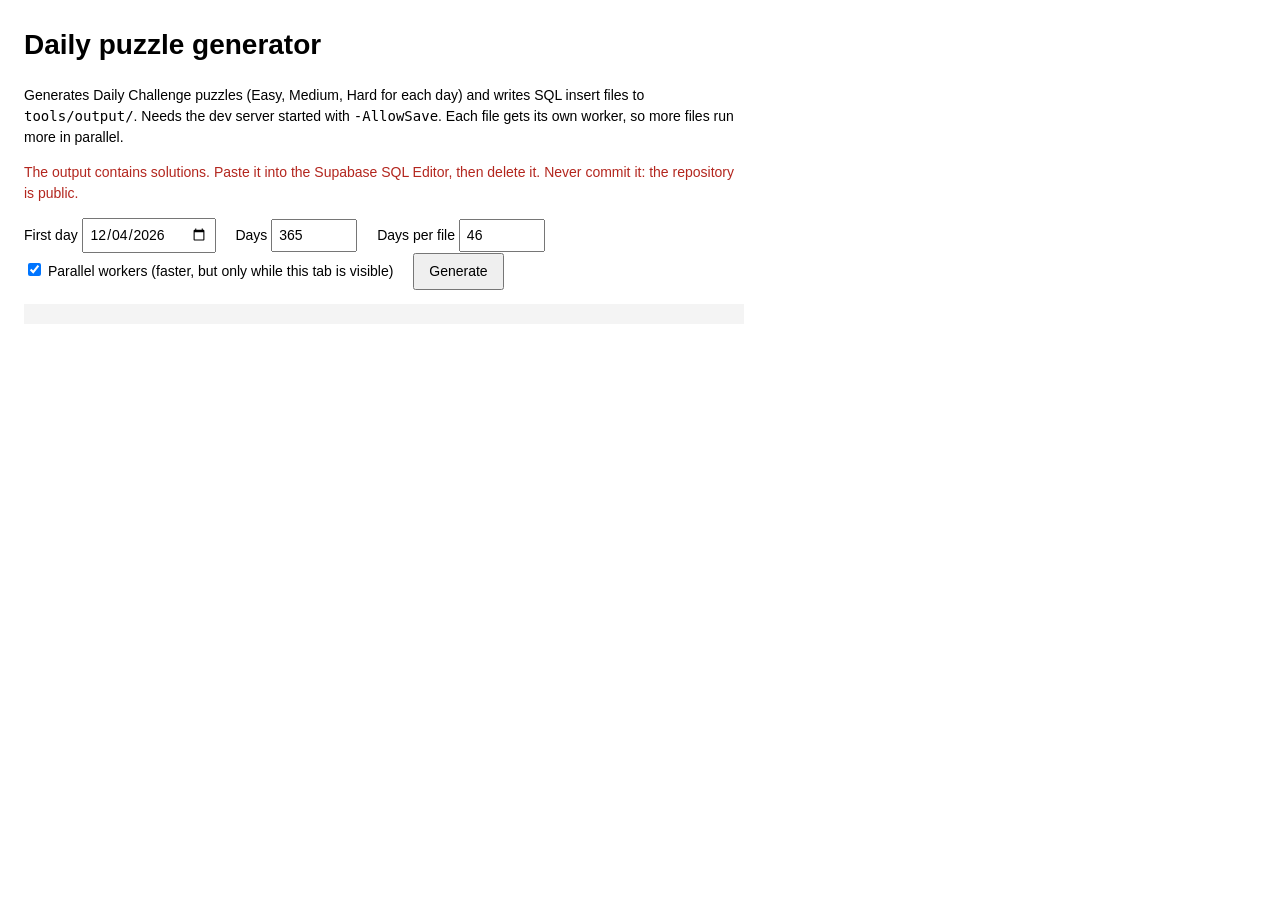
<file: tools/generate-daily.html>
<!DOCTYPE html>
<html lang="en">
<head>
<meta charset="UTF-8">
<title>Generate daily puzzles</title>
<style>
  body { font: 14px/1.5 -apple-system, BlinkMacSystemFont, "Segoe UI", sans-serif; margin: 24px; max-width: 720px; }
  label { display: inline-block; margin-right: 16px; }
  input { font: inherit; padding: 4px 6px; }
  button { font: inherit; padding: 6px 14px; }
  #log { white-space: pre-wrap; font-family: ui-monospace, Consolas, monospace; font-size: 12px; background: #f4f4f4; padding: 10px; margin-top: 14px; }
  .warn { color: #b3261e; }
</style>
</head>
<body>
<h1>Daily puzzle generator</h1>
<p>Generates Daily Challenge puzzles (Easy, Medium, Hard for each day) and writes SQL insert
files to <code>tools/output/</code>. Needs the dev server started with <code>-AllowSave</code>.
Each file gets its own worker, so more files run more in parallel.</p>
<p class="warn">The output contains solutions. Paste it into the Supabase SQL Editor, then delete it.
Never commit it: the repository is public.</p>
<label>First day <input id="start" type="date"></label>
<label>Days <input id="days" type="number" value="365" min="1" max="1000" style="width:5em"></label>
<label>Days per file <input id="perFile" type="number" value="46" min="1" max="1000" style="width:5em"></label>
<label><input id="useWorkers" type="checkbox" checked> Parallel workers (faster, but only while this tab is visible)</label>
<button id="go">Generate</button>
<div id="log"></div>
<script type="module">
  const logEl = document.getElementById('log');
  const log = msg => { logEl.textContent += msg + '\n'; };

  // Today's date in the game's time zone (matches daily_today() in supabase/daily.sql).
  const easternToday = new Intl.DateTimeFormat('en-CA', { timeZone: 'America/New_York' }).format(new Date());
  document.getElementById('start').value = easternToday;

  function addDays(iso, n) {
    const d = new Date(iso + 'T12:00:00Z');
    d.setUTCDate(d.getUTCDate() + n);
    return d.toISOString().slice(0, 10);
  }

  const sqlText = s => "'" + s.replace(/'/g, "''") + "'";

  function rowSql(day, p) {
    const techniques = 'array[' + p.techniques.map(sqlText).join(', ') + ']::text[]';
    return '(' + [sqlText(day), sqlText(p.difficulty), sqlText(p.puzzle), sqlText(p.solution),
      p.tier, p.clueCount, techniques].join(', ') + ')';
  }

  // Yield to the event loop without setTimeout, which hidden tabs throttle heavily.
  const yieldNow = () => new Promise(r => { const ch = new MessageChannel(); ch.port1.onmessage = r; ch.port2.postMessage(0); });

  // Generate on the page itself: steady speed even when the tab is hidden.
  async function generateDaysHere(days, onDay) {
    const { generateDailyPuzzle } = await import('./daily-puzzle.js');
    const result = {};
    for (const day of days) {
      result[day] = [];
      for (const difficulty of ['easy', 'medium', 'hard']) {
        result[day].push(generateDailyPuzzle(difficulty));
        await yieldNow();
      }
      onDay();
    }
    return result;
  }

  // Generate the given days in a worker; resolves to { day: [puzzle, puzzle, puzzle] }.
  // Faster in a visible tab (runs in parallel); browsers slow workers down in hidden tabs.
  function generateDays(days, onDay) {
    return new Promise((resolve, reject) => {
      const worker = new Worker('generate-daily-worker.js', { type: 'module' });
      const result = {};
      worker.onmessage = ({ data }) => {
        if (data.type === 'day') { result[data.day] = data.puzzles; onDay(); }
        else if (data.type === 'done') { worker.terminate(); resolve(result); }
        else if (data.type === 'error') { worker.terminate(); reject(new Error(data.message)); }
      };
      worker.onerror = e => { worker.terminate(); reject(new Error(e.message || 'Worker failed')); };
      worker.postMessage({ days });
    });
  }

  async function save(name, text) {
    const res = await fetch('/__save/' + name, { method: 'POST', body: text });
    if (!res.ok) throw new Error('Save failed (' + res.status + '): is the server running with -AllowSave?');
  }

  window.__daily = { done: false };

  document.getElementById('go').addEventListener('click', async () => {
    const start = document.getElementById('start').value;
    const days = +document.getElementById('days').value;
    const perFile = +document.getElementById('perFile').value;
    logEl.textContent = '';
    window.__daily = { done: false, progress: 0 };
    const t0 = performance.now();
    const files = [];
    try {
      let doneDays = 0;
      const onDay = () => {
        doneDays++;
        window.__daily.progress = doneDays;
        if (doneDays % 10 === 0 || doneDays === days) {
          log('Generated ' + doneDays + '/' + days + ' days (' + Math.round((performance.now() - t0) / 1000) + 's)');
        }
      };
      // One worker per output file, all running in parallel.
      const chunks = [];
      for (let fileStart = 0; fileStart < days; fileStart += perFile) {
        const count = Math.min(perFile, days - fileStart);
        chunks.push(Array.from({ length: count }, (_, i) => addDays(start, fileStart + i)));
      }
      let results;
      if (document.getElementById('useWorkers').checked) {
        results = await Promise.all(chunks.map(dayList => generateDays(dayList, onDay)));
      } else {
        results = [];
        for (const dayList of chunks) results.push(await generateDaysHere(dayList, onDay));
      }
      for (let c = 0; c < chunks.length; c++) {
        const dayList = chunks[c], generated = results[c];
        const rows = dayList.flatMap(day => generated[day].map(p => rowSql(day, p)));
        const first = dayList[0], last = dayList[dayList.length - 1];
        const name = 'daily-puzzles-' + first + '-to-' + last + '.sql';
        const sql =
          '-- Sudoku Sprint daily puzzles ' + first + ' to ' + last + '. CONTAINS SOLUTIONS: do not commit.\n' +
          '-- Paste into Supabase -> SQL Editor and Run. Days that already exist are skipped.\n' +
          'insert into public.daily_puzzles (day, difficulty, puzzle, solution, tier, clue_count, techniques) values\n' +
          rows.join(',\n') + '\non conflict (day, difficulty) do nothing;\n';
        await save(name, sql);
        files.push(name);
        log('Saved tools/output/' + name);
      }
      log('Done in ' + Math.round((performance.now() - t0) / 1000) + 's.');
      window.__daily = { done: true, files };
    } catch (err) {
      log('ERROR: ' + err.message);
      window.__daily = { done: true, error: err.message };
    }
  });
</script>
</body>
</html>
</file>
<file: src/styles/base.css>
/* Newspaper look: warm yellowed paper, dark brown ink, one red for small highlights.
   Main buttons are solid ink; the board's colours come from the chosen board
   style (themes.js sets --tl-* for light mode and --td-* for dark mode). */
:root {
  --paper: #F1E4CC;
  --paper-line: #D9C7A6;
  --ink: #2A1D14;
  --ink-soft: #7A6650;
  --mark: #B5421F;
  --good: #2E6B45;
  --bad: #B5421F;
  --btn: var(--ink);
  --btn-text: var(--paper);
  --radius: 3px;
  --font-body: 'Source Serif 4', Georgia, serif;
  --font-display: 'Fraunces', Georgia, serif;
  --board-a: var(--tl-board-a, #F4E9D4);
  --board-b: var(--tl-board-b, #EEE0C6);
  --line: var(--tl-line, #2A1D14);
  --accent: var(--tl-accent, #8A4B22);
  --accent-soft: var(--tl-accent-soft, #F2D7A0);
  /* Selected cell. Board styles may set their own; otherwise a red tint. */
  --select: var(--tl-select, color-mix(in srgb, var(--mark) 22%, var(--board-a)));
  --given: var(--line);
  /* Tiles and "this is you" rows: a faint ink wash, readable in both modes. */
  --tile: color-mix(in srgb, var(--ink) 7%, var(--paper));
  --accent-text: var(--ink);
}
@media (prefers-color-scheme: dark) {
  :root:not([data-theme="light"]) {
    --paper: #1E1712;
    --paper-line: #3D3127;
    --ink: #EFE3CF;
    --ink-soft: #A8957C;
    --mark: #E0673F;
    --good: #7FC79A;
    --bad: #E0673F;
    --board-a: var(--td-board-a, #1E1712);
    --board-b: var(--td-board-b, #261D16);
    --line: var(--td-line, #EFE3CF);
    --accent: var(--td-accent, #E3A774);
    --accent-soft: var(--td-accent-soft, #3A2B1C);
    --select: var(--td-select, color-mix(in srgb, var(--mark) 30%, var(--board-a)));
  }
}
:root[data-theme="dark"] {
  --paper: #1E1712;
  --paper-line: #3D3127;
  --ink: #EFE3CF;
  --ink-soft: #A8957C;
  --mark: #E0673F;
  --good: #7FC79A;
  --bad: #E0673F;
  --board-a: var(--td-board-a, #1E1712);
  --board-b: var(--td-board-b, #261D16);
  --line: var(--td-line, #EFE3CF);
  --accent: var(--td-accent, #E3A774);
  --accent-soft: var(--td-accent-soft, #3A2B1C);
  --select: var(--td-select, color-mix(in srgb, var(--mark) 30%, var(--board-a)));
}
* { box-sizing: border-box; }
/* The hidden attribute always hides, even on elements whose class sets display. */
[hidden] { display: none !important; }
/* No double-tap zoom: quick taps on the board and pad stay taps. */
html { touch-action: manipulation; }
html, body {
  height: 100%;
  margin: 0;
  background: var(--paper);
  color: var(--ink);
  font-family: var(--font-body);
  padding-top: env(safe-area-inset-top, 0px);
  padding-bottom: env(safe-area-inset-bottom, 0px);
}
.wrap {
  max-width: 460px;
  margin: 0 auto;
  padding: 28px 20px 116px;
}
.view { display: none; }
.view.active { display: block; }
.tabbar {
  position: fixed;
  left: 0;
  right: 0;
  bottom: 0;
  display: flex;
  background: var(--paper);
  border-top: 1px solid var(--paper-line);
  padding-bottom: env(safe-area-inset-bottom, 0px);
  z-index: 40;
}
.tabBtn {
  flex: 1;
  display: flex;
  flex-direction: column;
  align-items: center;
  gap: 4px;
  padding: 16px 0 14px;
  border: none;
  background: transparent;
  color: var(--ink-soft);
  font-size: 14px;
  font-weight: 500;
  cursor: pointer;
}
.tabBtn.active { color: var(--accent-text); }
.tabIcon { font-size: 30px; }
.tabIcon svg { color: var(--ink); }

h1 {
  font-size: 22px;
  font-weight: 500;
  margin: 0 0 2px;
  letter-spacing: -0.01em;
}
.tag {
  color: var(--ink-soft);
  font-size: 14px;
  margin: 0 0 22px;
}
.bar {
  display: flex;
  justify-content: space-between;
  align-items: center;
  margin-bottom: 16px;
  gap: 12px;
}
.stats {
  display: flex;
  flex-direction: column;
  gap: 2px;
}
.timer {
  font-variant-numeric: tabular-nums;
  font-size: 20px;
  font-weight: 500;
}
.mistakes {
  font-size: 16px;
  color: var(--ink-soft);
}
.barRight {
  display: flex;
  align-items: center;
  gap: 10px;
}
</file>
